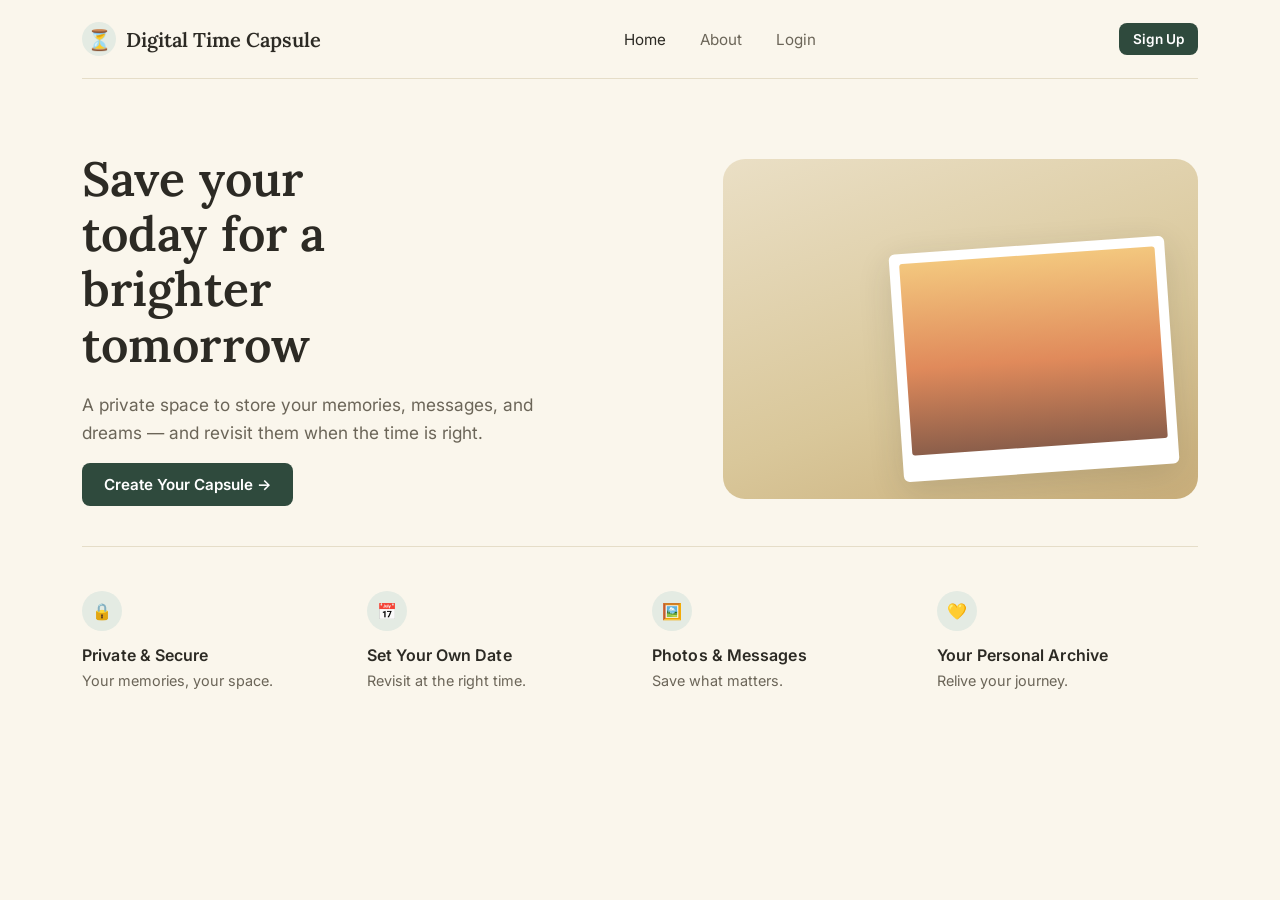
<file: Index.html>
<!DOCTYPE html>
<html lang="en">
<head>
<meta charset="UTF-8">
<meta name="viewport" content="width=device-width, initial-scale=1.0">
<title>Digital Time Capsule — Save your today for a brighter tomorrow</title>
<link rel="preconnect" href="https://fonts.googleapis.com">
<link href="https://fonts.googleapis.com/css2?family=Lora:wght@500;600;700&family=Inter:wght@400;500;600;700&display=swap" rel="stylesheet">
<link rel="stylesheet" href="style.css">
</head>
<body>

<div class="container" id="home-hero">
  <header class="top-nav">
    <a href="index.html" class="brand">
      <span class="brand-mark">⏳</span> Digital Time Capsule
    </a>
    <nav>
      <a href="index.html" class="active">Home</a>
      <a href="#about">About</a>
      <a href="login.html" data-nav-login>Login</a>
    </nav>
    <div class="cta">
      <a href="signup.html" class="btn btn-primary btn-sm" data-nav-signup>Sign Up</a>
    </div>
  </header>

  <section class="hero">
    <div>
      <h1>Save your today for a brighter tomorrow</h1>
      <p class="lede">A private space to store your memories, messages, and dreams — and revisit them when the time is right.</p>
      <a href="signup.html" class="btn btn-primary" data-cta-create>Create Your Capsule →</a>
    </div>
    <div class="hero-art">
      <div class="polaroid">
        <div class="frame"></div>
      </div>
    </div>
  </section>

  <section class="feature-row" id="about">
    <div class="feature">
      <div class="icon">🔒</div>
      <h4>Private &amp; Secure</h4>
      <p>Your memories, your space.</p>
    </div>
    <div class="feature">
      <div class="icon">📅</div>
      <h4>Set Your Own Date</h4>
      <p>Revisit at the right time.</p>
    </div>
    <div class="feature">
      <div class="icon">🖼️</div>
      <h4>Photos &amp; Messages</h4>
      <p>Save what matters.</p>
    </div>
    <div class="feature">
      <div class="icon">💛</div>
      <h4>Your Personal Archive</h4>
      <p>Relive your journey.</p>
    </div>
  </section>
</div>

<script src="script.js"></script>
</body>
</html>
</file>
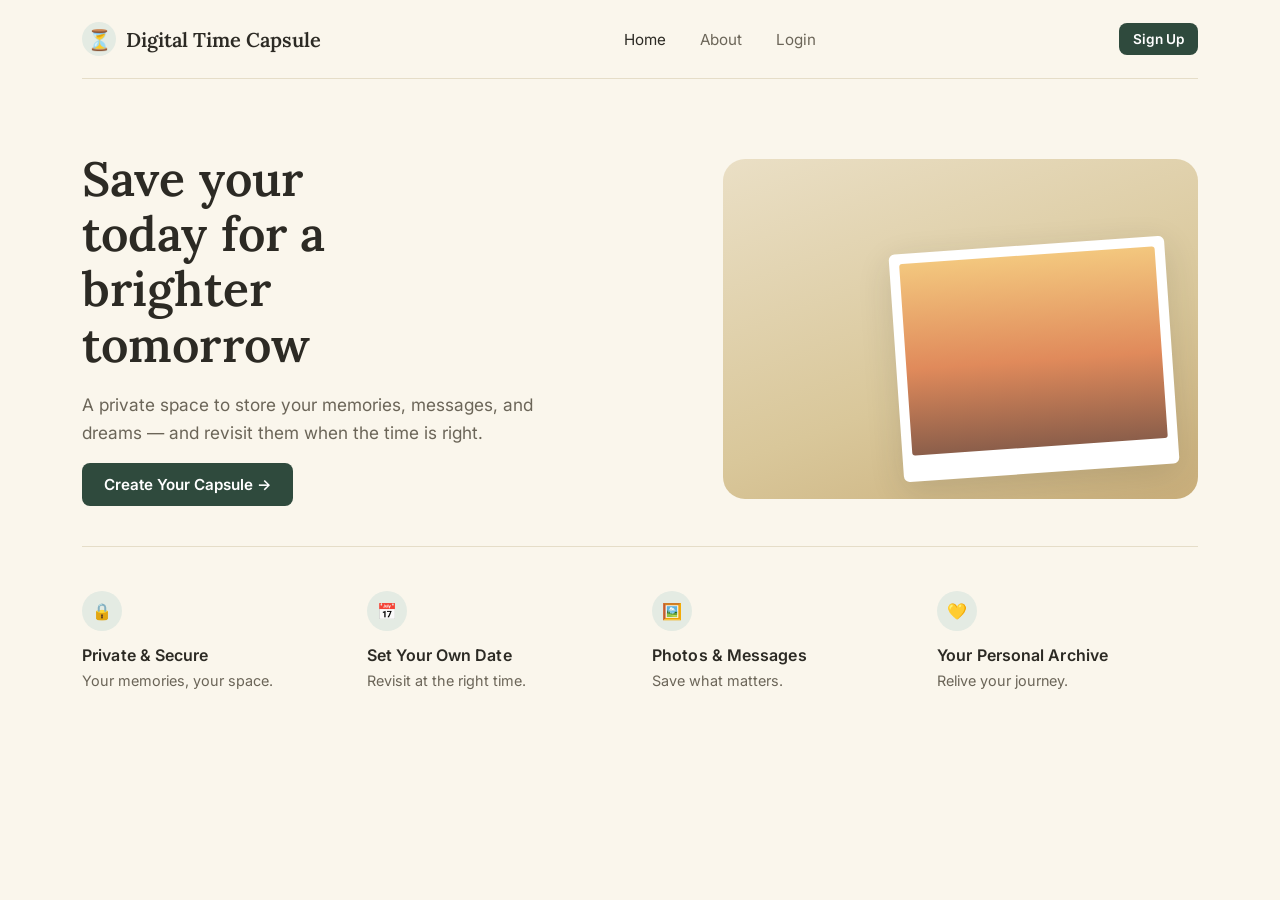
<file: index.html>
<!DOCTYPE html>
<html lang="en">
<head>
<meta charset="UTF-8">
<meta name="viewport" content="width=device-width, initial-scale=1.0">
<title>Digital Time Capsule</title>
<link rel="preconnect" href="https://fonts.googleapis.com">
<link href="https://fonts.googleapis.com/css2?family=Lora:wght@500;600;700&family=Inter:wght@400;500;600;700&display=swap" rel="stylesheet">
<style>
:root {
  --cream: #FAF6EC; --cream-deep: #F1EADA; --paper: #FFFFFF; --ink: #2C2A24; --ink-soft: #6B6558; --line: #E5DDC8;
  --green: #2F4A3D; --green-deep: #223A2F; --green-soft: #E4EBE3;
  --mood-hopeful: #C98A3E; --mood-hopeful-bg: #FBEEDC;
  --mood-grateful: #3F7D5C; --mood-grateful-bg: #E3F0E7;
  --mood-excited: #B3563F; --mood-excited-bg: #F7E4DD;
  --mood-peaceful: #7A5FA0; --mood-peaceful-bg: #EEE7F7;
  --locked-bg: #E9E2F2; --locked-fg: #5B4C82;
  --ready-bg: #FBE4D8; --ready-fg: #B3562F;
  --opened-bg: #DDEEE0; --opened-fg: #2E7D46;
  --radius-s: 8px; --radius-m: 14px; --radius-l: 22px;
  --shadow: 0 4px 18px rgba(44,42,36,0.07); --shadow-deep: 0 10px 34px rgba(44,42,36,0.14);
  --serif: "Lora", Georgia, serif; --sans: "Inter", -apple-system, BlinkMacSystemFont, "Segoe UI", sans-serif;
}
body.dark {
  --cream: #1B2320; --cream-deep: #141A17; --paper: #212B26; --ink: #EFEAE0; --ink-soft: #A9A398; --line: #33403A;
  --green: #6FAE8C; --green-deep: #4C8067; --green-soft: #263630;
  --mood-hopeful-bg: #3A2F20; --mood-grateful-bg: #1F3428; --mood-excited-bg: #3A2620; --mood-peaceful-bg: #2A2338;
  --locked-bg: #2B2438; --ready-bg: #3A2A20; --opened-bg: #1F3428;
  --shadow: 0 4px 18px rgba(0,0,0,0.35); --shadow-deep: 0 10px 34px rgba(0,0,0,0.5);
}
* { box-sizing: border-box; }
html { scroll-behavior: smooth; }
body { margin:0; font-family: var(--sans); background: var(--cream); color: var(--ink); -webkit-font-smoothing: antialiased; transition: background .3s ease, color .3s ease; }
h1,h2,h3,h4 { font-family: var(--serif); font-weight:600; color: var(--ink); margin:0 0 .4em; letter-spacing:.1px; }
p { line-height:1.6; color: var(--ink-soft); margin:0 0 1em; }
a { color: inherit; text-decoration: none; }
img { max-width:100%; display:block; }
button { font-family: var(--sans); cursor: pointer; }
:focus-visible { outline:2px solid var(--green); outline-offset:2px; }
.container { max-width:1180px; margin:0 auto; padding:0 32px; }

.btn { display:inline-flex; align-items:center; justify-content:center; gap:8px; border:none; border-radius:var(--radius-s); padding:12px 22px; font-size:.95rem; font-weight:600; cursor:pointer; transition:transform .15s ease, box-shadow .15s ease, background .15s ease; }
.btn-primary { background: var(--green); color:#fff; }
.btn-primary:hover { background: var(--green-deep); box-shadow: var(--shadow); }
.btn-outline { background:transparent; color: var(--green); border:1.5px solid var(--green); }
.btn-outline:hover { background: var(--green-soft); }
.btn-ghost { background:transparent; color: var(--ink-soft); }
.btn-ghost:hover { color: var(--ink); }
.btn-block { width:100%; }
.btn-sm { padding:8px 14px; font-size:.85rem; }
.btn-danger { background:transparent; color:#B3562F; border:1.5px solid #E7C7B4; }
.btn-danger:hover { background: var(--mood-excited-bg); }

.top-nav { display:flex; align-items:center; justify-content:space-between; padding:22px 0; border-bottom:1px solid var(--line); }
.brand { display:flex; align-items:center; gap:10px; font-family:var(--serif); font-size:1.25rem; font-weight:600; }
.brand-mark { width:34px; height:34px; border-radius:50%; background:var(--green-soft); display:flex; align-items:center; justify-content:center; color:var(--green); }
.top-nav nav { display:flex; align-items:center; gap:34px; }
.top-nav nav a { color: var(--ink-soft); font-size:.95rem; }
.top-nav nav a.active, .top-nav nav a:hover { color: var(--ink); }
.top-nav .cta { display:flex; align-items:center; gap:14px; }

.hero { display:grid; grid-template-columns:1.1fr .9fr; gap:60px; align-items:center; padding:72px 0 40px; }
.hero h1 { font-size:3rem; line-height:1.15; max-width:11ch; }
.hero p.lede { font-size:1.08rem; max-width:46ch; }
.hero-art { position:relative; background:linear-gradient(160deg,#EADFC5,#D9C79A 60%,#C9AE7A); border-radius:var(--radius-l); min-height:340px; overflow:hidden; }
.hero-art .polaroid { position:absolute; bottom:26px; right:26px; width:58%; background:#fff; border-radius:6px; padding:10px 10px 26px; box-shadow:var(--shadow-deep); transform:rotate(-4deg); }
.hero-art .polaroid .frame { aspect-ratio:4/3; border-radius:3px; background:linear-gradient(180deg,#F3C77E,#E08A5B 55%,#8B5E4A); }

.feature-row { display:grid; grid-template-columns:repeat(4,1fr); gap:24px; padding:44px 0 72px; border-top:1px solid var(--line); }
.feature-row .feature { text-align:left; }
.feature-row .feature .icon { width:40px; height:40px; border-radius:50%; background:var(--green-soft); color:var(--green); display:flex; align-items:center; justify-content:center; margin-bottom:14px; }
.feature-row .feature h4 { font-family:var(--sans); font-size:1rem; margin-bottom:4px; }
.feature-row .feature p { font-size:.9rem; margin:0; }

.auth-wrap { min-height:100vh; display:flex; align-items:center; justify-content:center; padding:40px 20px; }
.auth-card { width:100%; max-width:420px; background:var(--paper); border-radius:var(--radius-l); box-shadow:var(--shadow-deep); padding:40px 38px 34px; }
.auth-card .brand { justify-content:center; margin-bottom:18px; }
.auth-card h1 { text-align:center; font-size:1.5rem; }
.auth-card .sub { text-align:center; font-size:.92rem; margin-bottom:26px; }
.field { margin-bottom:16px; }
.field label { display:block; font-size:.85rem; font-weight:600; margin-bottom:6px; color:var(--ink); }
.field .input-wrap { position:relative; }
.field input, .field textarea, .field select { width:100%; padding:11px 14px; border-radius:var(--radius-s); border:1.5px solid var(--line); background:var(--cream); font-family:var(--sans); font-size:.94rem; color:var(--ink); }
.field input:focus, .field textarea:focus, .field select:focus { border-color:var(--green); outline:none; background:var(--paper); }
.field .toggle-eye { position:absolute; right:12px; top:50%; transform:translateY(-50%); background:none; border:none; color:var(--ink-soft); font-size:.85rem; }
.row-between { display:flex; align-items:center; justify-content:space-between; font-size:.85rem; margin-bottom:18px; }
.row-between label { display:flex; align-items:center; gap:6px; color:var(--ink-soft); font-weight:400; }
.auth-foot { text-align:center; font-size:.88rem; margin-top:20px; color:var(--ink-soft); }
.auth-foot a { color:var(--green); font-weight:600; }
.form-error { display:none; background:var(--mood-excited-bg); color:#B3562F; border-radius:var(--radius-s); padding:10px 14px; font-size:.85rem; margin-bottom:14px; }

.app-shell { display:none; min-height:100vh; }
.sidebar { width:232px; flex-shrink:0; background:var(--paper); border-right:1px solid var(--line); padding:22px 18px; display:flex; flex-direction:column; position:sticky; top:0; height:100vh; }
.sidebar .brand { padding:6px 6px 26px; font-size:1.1rem; }
.sidebar nav { display:flex; flex-direction:column; gap:4px; flex:1; }
.sidebar nav a { display:flex; align-items:center; gap:12px; padding:10px 12px; border-radius:var(--radius-s); color:var(--ink-soft); font-size:.92rem; font-weight:500; }
.sidebar nav a .ico { width:18px; text-align:center; }
.sidebar nav a:hover { background:var(--cream-deep); color:var(--ink); }
.sidebar nav a.active { background:var(--green); color:#fff; }
.sidebar .logout { display:flex; align-items:center; gap:10px; padding:10px 12px; color:var(--ink-soft); font-size:.9rem; border-top:1px solid var(--line); margin-top:12px; padding-top:18px; }

.app-main { flex:1; min-width:0; }
.app-topbar { display:flex; align-items:center; justify-content:space-between; padding:18px 34px; border-bottom:1px solid var(--line); background:var(--paper); position:sticky; top:0; z-index:5; }
.app-topbar .search { display:flex; align-items:center; gap:10px; background:var(--cream); border:1px solid var(--line); border-radius:999px; padding:8px 16px; width:320px; color:var(--ink-soft); font-size:.88rem; }
.app-topbar .actions { display:flex; align-items:center; gap:18px; }
.icon-btn { width:36px; height:36px; border-radius:50%; border:1px solid var(--line); background:var(--paper); display:flex; align-items:center; justify-content:center; color:var(--ink-soft); font-size:.95rem; }
.avatar { width:34px; height:34px; border-radius:50%; background:var(--green-soft); color:var(--green); display:flex; align-items:center; justify-content:center; font-weight:600; font-size:.85rem; }
.user-chip { display:flex; align-items:center; gap:8px; font-size:.9rem; font-weight:600; }
.app-content { display:none; padding:30px 34px 60px; max-width:1080px; }

.stat-row { display:grid; grid-template-columns:repeat(3,1fr); gap:18px; margin:24px 0 32px; }
.stat-card { background:var(--paper); border:1px solid var(--line); border-radius:var(--radius-m); padding:20px; display:flex; align-items:center; gap:14px; }
.stat-card .stat-ico { width:42px; height:42px; border-radius:50%; display:flex; align-items:center; justify-content:center; font-size:1.05rem; }
.stat-card.locked .stat-ico { background:var(--locked-bg); color:var(--locked-fg); }
.stat-card.ready .stat-ico { background:var(--ready-bg); color:var(--ready-fg); }
.stat-card.opened .stat-ico { background:var(--opened-bg); color:var(--opened-fg); }
.stat-card .num { font-family:var(--serif); font-size:1.6rem; font-weight:600; line-height:1; }
.stat-card .label { font-size:.85rem; color:var(--ink-soft); }

.section-head { display:flex; align-items:baseline; justify-content:space-between; margin-bottom:14px; }
.section-head h3 { font-size:1.1rem; }
.section-head a { font-size:.85rem; color:var(--green); font-weight:600; }

.capsule-list { display:flex; flex-direction:column; gap:10px; }
.capsule-row { display:flex; align-items:center; gap:16px; background:var(--paper); border:1px solid var(--line); border-radius:var(--radius-m); padding:12px 16px; transition:box-shadow .15s ease, transform .15s ease; }
.capsule-row:hover { box-shadow:var(--shadow); transform:translateY(-1px); }
.capsule-row .thumb { width:52px; height:52px; border-radius:10px; background:linear-gradient(160deg,#F3C77E,#C9714E); flex-shrink:0; background-size:cover; background-position:center; }
.capsule-row .meta { flex:1; min-width:0; }
.capsule-row .meta .title { font-weight:600; font-size:.95rem; margin-bottom:3px; }
.capsule-row .meta .sub { font-size:.8rem; color:var(--ink-soft); display:flex; align-items:center; gap:6px; }

.badge { display:inline-flex; align-items:center; gap:5px; font-size:.72rem; font-weight:700; padding:4px 10px; border-radius:999px; }
.badge.locked { background:var(--locked-bg); color:var(--locked-fg); }
.badge.ready { background:var(--ready-bg); color:var(--ready-fg); }
.badge.opened { background:var(--opened-bg); color:var(--opened-fg); }

.mood-tag { display:inline-flex; align-items:center; gap:5px; font-size:.76rem; font-weight:600; padding:3px 9px; border-radius:999px; }
.mood-tag.hopeful { background:var(--mood-hopeful-bg); color:var(--mood-hopeful); }
.mood-tag.grateful { background:var(--mood-grateful-bg); color:var(--mood-grateful); }
.mood-tag.excited { background:var(--mood-excited-bg); color:var(--mood-excited); }
.mood-tag.peaceful { background:var(--mood-peaceful-bg); color:var(--mood-peaceful); }
.mood-tag .dot { width:6px; height:6px; border-radius:50%; background:currentColor; }

.form-card { background:var(--paper); border:1px solid var(--line); border-radius:var(--radius-l); padding:32px 36px; max-width:640px; }
.char-count { font-size:.78rem; color:var(--ink-soft); text-align:right; margin-top:-10px; margin-bottom:14px; }
.dropzone { border:1.5px dashed var(--line); border-radius:var(--radius-m); padding:28px; text-align:center; color:var(--ink-soft); font-size:.88rem; background:var(--cream); margin-bottom:18px; cursor:pointer; transition:border-color .15s ease; }
.dropzone:hover { border-color: var(--green); }
.dropzone .dz-ico { font-size:1.4rem; margin-bottom:8px; color:var(--green); }
.two-col { display:grid; grid-template-columns:1fr 1fr; gap:14px; }
.form-actions { display:flex; gap:12px; justify-content:flex-end; margin-top:8px; }

.capsule-detail-card { background:var(--paper); border-radius:var(--radius-l); overflow:hidden; max-width:620px; box-shadow:var(--shadow); }
.capsule-hero-img { height:190px; background:linear-gradient(160deg,#F3C77E 0%,#E08A5B 55%,#8B5E4A 100%); background-size:cover; background-position:center; }
.capsule-detail-body { padding:26px 30px 32px; }
.capsule-detail-body .dates { display:flex; gap:28px; margin:14px 0 22px; font-size:.85rem; color:var(--ink-soft); }
.capsule-detail-body .dates strong { display:block; color:var(--ink); font-weight:600; font-size:.9rem; }
.lock-panel { text-align:center; padding:30px 10px 10px; }
.lock-panel .lock-ico { width:64px; height:64px; border-radius:50%; background:var(--green-soft); color:var(--green); display:flex; align-items:center; justify-content:center; font-size:1.5rem; margin:0 auto 18px; }
.countdown { display:flex; justify-content:center; gap:22px; margin:22px 0 26px; }
.countdown .unit { text-align:center; }
.countdown .unit .n { font-family:var(--serif); font-size:2rem; font-weight:600; }
.countdown .unit .u { font-size:.75rem; color:var(--ink-soft); text-transform:lowercase; }
.notice-row { display:flex; align-items:center; justify-content:center; gap:8px; font-size:.85rem; color:var(--ink-soft); }

.letter-wrap { display:grid; grid-template-columns:260px 1fr; gap:30px; max-width:780px; }
.polaroid-card { background:#fff; border-radius:8px; padding:12px 12px 34px; box-shadow:var(--shadow-deep); transform:rotate(-3deg); height:fit-content; }
.polaroid-card .frame { aspect-ratio:4/3; border-radius:4px; background:linear-gradient(160deg,#F3C77E,#E08A5B 55%,#8B5E4A); background-size:cover; background-position:center; }
.letter-body { background:var(--paper); border-radius:var(--radius-l); padding:30px 32px; box-shadow:var(--shadow); }
.letter-body .letter-text { font-family:var(--serif); font-size:1.02rem; line-height:1.9; color:var(--ink); }
.letter-actions { display:flex; gap:10px; margin-top:22px; }

.archive-filters { display:flex; align-items:center; gap:10px; margin-bottom:22px; flex-wrap:wrap; }
.pill { padding:8px 16px; border-radius:999px; border:1px solid var(--line); background:var(--paper); font-size:.85rem; font-weight:600; color:var(--ink-soft); }
.pill.active { background:var(--green); color:#fff; border-color:var(--green); }
.select-pill { padding:8px 14px; border-radius:999px; border:1px solid var(--line); background:var(--paper); font-size:.85rem; color:var(--ink); }
.archive-search { margin-left:auto; display:flex; align-items:center; gap:8px; background:var(--paper); border:1px solid var(--line); border-radius:999px; padding:8px 16px; font-size:.85rem; color:var(--ink-soft); min-width:220px; }
.archive-search input { border:none; background:none; outline:none; font-size:.85rem; width:100%; color:var(--ink); }

.profile-grid { display:grid; grid-template-columns:1fr 1fr; gap:24px; max-width:900px; }
.panel { background:var(--paper); border:1px solid var(--line); border-radius:var(--radius-l); padding:26px 28px; }
.panel h3 { font-size:1.02rem; margin-bottom:18px; }
.profile-avatar-row { display:flex; align-items:center; gap:16px; margin-bottom:22px; }
.profile-avatar-row .avatar { width:58px; height:58px; font-size:1.2rem; }
.settings-row { display:flex; align-items:center; justify-content:space-between; padding:12px 0; border-bottom:1px solid var(--line); }
.settings-row:last-child { border-bottom:none; }
.settings-row .txt strong { display:block; font-size:.92rem; }
.settings-row .txt span { font-size:.8rem; color:var(--ink-soft); }

.switch { position:relative; width:42px; height:24px; }
.switch input { opacity:0; width:0; height:0; }
.switch .track { position:absolute; inset:0; background:var(--line); border-radius:999px; transition:background .2s ease; cursor:pointer; }
.switch .track::before { content:""; position:absolute; width:18px; height:18px; left:3px; top:3px; background:#fff; border-radius:50%; transition:transform .2s ease; }
.switch input:checked + .track { background:var(--green); }
.switch input:checked + .track::before { transform:translateX(18px); }

.empty-state { text-align:center; padding:60px 20px; color:var(--ink-soft); border:1.5px dashed var(--line); border-radius:var(--radius-l); }
.empty-state .e-ico { font-size:1.8rem; margin-bottom:12px; color:var(--green); }

.mobile-topbar { display:none; }

@media (max-width:900px) {
  .hero { grid-template-columns:1fr; padding-top:40px; }
  .hero h1 { font-size:2.3rem; max-width:none; }
  .feature-row { grid-template-columns:repeat(2,1fr); }
  .top-nav nav { display:none; }
  .letter-wrap { grid-template-columns:1fr; }
  .polaroid-card { transform:none; max-width:220px; }
  .profile-grid { grid-template-columns:1fr; }
  .app-shell { flex-direction:column; }
  .sidebar { position:fixed; left:-260px; top:0; height:100vh; z-index:50; transition:left .25s ease; box-shadow:var(--shadow-deep); }
  .sidebar.open { left:0; }
  .mobile-topbar { display:flex; align-items:center; justify-content:space-between; padding:16px 20px; background:var(--paper); border-bottom:1px solid var(--line); position:sticky; top:0; z-index:20; }
  .app-topbar { display:none; }
  .app-content { padding:22px 18px 50px; }
  .stat-row { grid-template-columns:1fr; }
  .two-col { grid-template-columns:1fr; }
  .form-card { padding:22px; }
  .archive-search { margin-left:0; width:100%; }
  .sidebar-overlay { display:none; position:fixed; inset:0; background:rgba(0,0,0,.35); z-index:40; }
  .sidebar-overlay.show { display:block; }
}

/* SPA page visibility defaults */
.page { display:none; }
#page-home { display:block; }
#content-dashboard { display:block; }
</style>
</head>
<body>

<!-- ======================= PUBLIC PAGE: HOME ======================= -->
<div class="page" id="page-home">
  <div class="container">
    <header class="top-nav">
      <a href="#/home" class="brand"><span class="brand-mark">⏳</span> Digital Time Capsule</a>
      <nav>
        <a href="#/home" class="active">Home</a>
        <a href="#about-section">About</a>
        <a href="#/login" id="home-login-link">Login</a>
      </nav>
      <div class="cta">
        <a href="#/signup" class="btn btn-primary btn-sm" id="home-signup-link">Sign Up</a>
      </div>
    </header>

    <section class="hero">
      <div>
        <h1>Save your today for a brighter tomorrow</h1>
        <p class="lede">A private space to store your memories, messages, and dreams — and revisit them when the time is right.</p>
        <a href="#/signup" class="btn btn-primary" id="home-cta-link">Create Your Capsule →</a>
      </div>
      <div class="hero-art"><div class="polaroid"><div class="frame"></div></div></div>
    </section>

    <section class="feature-row" id="about-section">
      <div class="feature"><div class="icon">🔒</div><h4>Private &amp; Secure</h4><p>Your memories, your space.</p></div>
      <div class="feature"><div class="icon">📅</div><h4>Set Your Own Date</h4><p>Revisit at the right time.</p></div>
      <div class="feature"><div class="icon">🖼️</div><h4>Photos &amp; Messages</h4><p>Save what matters.</p></div>
      <div class="feature"><div class="icon">💛</div><h4>Your Personal Archive</h4><p>Relive your journey.</p></div>
    </section>
  </div>
</div>

<!-- ======================= PUBLIC PAGE: SIGN UP ======================= -->
<div class="page" id="page-signup">
  <div class="auth-wrap">
    <div class="auth-card">
      <div class="brand"><span class="brand-mark">⏳</span> Digital Time Capsule</div>
      <h1>Create your account</h1>
      <p class="sub">Start saving your memories for the future.</p>
      <div class="form-error" id="signup-error"></div>
      <form id="signup-form" novalidate>
        <div class="field"><label for="su-name">Full Name</label><input id="su-name" type="text" placeholder="Enter your name" required></div>
        <div class="field"><label for="su-email">Email Address</label><input id="su-email" type="email" placeholder="Enter your email" required></div>
        <div class="field">
          <label for="su-pass">Password</label>
          <div class="input-wrap">
            <input id="su-pass" type="password" placeholder="Create a password (min 4 characters)" required minlength="4">
            <button type="button" class="toggle-eye" data-toggle-pass="#su-pass">Show</button>
          </div>
        </div>
        <button type="submit" class="btn btn-primary btn-block">Sign Up</button>
      </form>
      <p class="auth-foot">Already have an account? <a href="#/login">Login</a></p>
    </div>
  </div>
</div>

<!-- ======================= PUBLIC PAGE: LOGIN ======================= -->
<div class="page" id="page-login">
  <div class="auth-wrap">
    <div class="auth-card">
      <div class="brand"><span class="brand-mark">⏳</span> Digital Time Capsule</div>
      <h1>Welcome Back!</h1>
      <p class="sub">Log in to continue to your time capsule.</p>
      <div class="form-error" id="login-error"></div>
      <form id="login-form" novalidate>
        <div class="field"><label for="li-email">Email Address</label><input id="li-email" type="email" placeholder="Enter your email" required></div>
        <div class="field">
          <label for="li-pass">Password</label>
          <div class="input-wrap">
            <input id="li-pass" type="password" placeholder="Enter your password" required>
            <button type="button" class="toggle-eye" data-toggle-pass="#li-pass">Show</button>
          </div>
        </div>
        <div class="row-between"><label><input type="checkbox"> Remember me</label><a href="#">Forgot password?</a></div>
        <button type="submit" class="btn btn-primary btn-block">Login</button>
      </form>
      <p class="auth-foot">Don't have an account? <a href="#/signup">Sign Up</a></p>
      <p class="auth-foot" style="font-size:.78rem;">Demo tip: sign up first — accounts are stored in this browser only.</p>
    </div>
  </div>
</div>

<!-- ======================= AUTHENTICATED APP SHELL ======================= -->
<div class="sidebar-overlay" id="sidebar-overlay"></div>
<div class="app-shell" id="app-shell">

  <aside class="sidebar" id="sidebar">
    <div class="brand"><span class="brand-mark">⏳</span> Digital Time Capsule</div>
    <nav>
      <a href="#/dashboard" data-nav="dashboard"><span class="ico">🏠</span> Home</a>
      <a href="#/create-capsule" data-nav="create-capsule"><span class="ico">➕</span> Create Capsule</a>
      <a href="#/my-capsules" data-nav="my-capsules"><span class="ico">📦</span> My Capsules</a>
      <a href="#/archive" data-nav="archive"><span class="ico">🗂️</span> Archive</a>
      <a href="#/profile" data-nav="profile"><span class="ico">⚙️</span> Profile &amp; Settings</a>
    </nav>
    <a href="#/login" class="logout" data-logout><span class="ico">↩</span> Log Out</a>
  </aside>

  <div class="mobile-topbar">
    <button class="icon-btn" id="mobile-menu-btn" aria-label="Open menu">☰</button>
    <div class="brand" style="font-size:1rem;"><span class="brand-mark">⏳</span> Digital Time Capsule</div>
    <span class="avatar" data-user-avatar>—</span>
  </div>

  <main class="app-main">
    <div class="app-topbar">
      <a href="#/my-capsules" class="search" style="cursor:pointer;">🔍 Search your capsules…</a>
      <div class="actions">
        <a href="#/profile" class="icon-btn" title="Profile & Settings">⚙️</a>
        <div class="user-chip"><span class="avatar" data-user-avatar>—</span> <span data-user-name>—</span></div>
      </div>
    </div>

    <!-- ---------- DASHBOARD ---------- -->
    <div class="app-content" id="content-dashboard">
      <h2>Hello, <span data-user-name>there</span>!</h2>
      <p>Here are your time capsules.</p>
      <div class="stat-row">
        <div class="stat-card locked"><div class="stat-ico">🔒</div><div><div class="num" data-stat="locked">0</div><div class="label">Locked</div></div></div>
        <div class="stat-card ready"><div class="stat-ico">⏰</div><div><div class="num" data-stat="ready">0</div><div class="label">Ready to Open</div></div></div>
        <div class="stat-card opened"><div class="stat-ico">✅</div><div><div class="num" data-stat="opened">0</div><div class="label">Opened</div></div></div>
      </div>
      <div class="section-head"><h3>Recent Capsules</h3><a href="#/my-capsules">View all →</a></div>
      <div class="capsule-list" id="recent-capsules-list"></div>
      <div class="empty-state" id="recent-empty-state" style="display:none;">
        <div class="e-ico">⏳</div><h3>No capsules yet</h3><p>Write your first message to your future self.</p>
        <a href="#/create-capsule" class="btn btn-primary btn-sm">Create Your Capsule</a>
      </div>
    </div>

    <!-- ---------- MY CAPSULES ---------- -->
    <div class="app-content" id="content-my-capsules">
      <div class="section-head" style="margin-bottom:6px;">
        <h2 style="margin:0;">My Capsules</h2>
        <a href="#/create-capsule" class="btn btn-primary btn-sm">+ New Capsule</a>
      </div>
      <p>Locked and ready-to-open capsules, soonest unlock first.</p>
      <div class="capsule-list" id="my-capsules-list"></div>
      <div class="empty-state" id="my-capsules-empty" style="display:none;">
        <div class="e-ico">📦</div><h3>Nothing sealed yet</h3><p>Create a capsule and it will show up here until it's opened.</p>
        <a href="#/create-capsule" class="btn btn-primary btn-sm">Create Your Capsule</a>
      </div>
    </div>

    <!-- ---------- CREATE / EDIT CAPSULE ---------- -->
    <div class="app-content" id="content-create-capsule">
      <h2 id="cc-heading">Create a New Capsule</h2>
      <p>Write to your future self.</p>
      <form class="form-card" id="capsule-form" novalidate>
        <div class="field"><label for="cc-title">Title *</label><input id="cc-title" type="text" placeholder="e.g., A letter to my future self" required></div>
        <div class="field"><label for="cc-message">Message *</label><textarea id="cc-message" rows="6" maxlength="2000" placeholder="Write your message here…" required></textarea></div>
        <div class="char-count" id="cc-charcount">0/2000</div>
        <div class="field">
          <label for="cc-mood">Mood *</label>
          <select id="cc-mood" required>
            <option value="" disabled selected>Select a mood</option>
            <option>Hopeful</option><option>Grateful</option><option>Excited</option><option>Peaceful</option>
          </select>
        </div>
        <div class="field">
          <label>Add a photo (optional)</label>
          <div class="dropzone" id="cc-dropzone">
            <div class="dz-ico">⤴</div>
            <div id="cc-dz-label">Click to upload or drag and drop<br>JPG, PNG (max ~2MB)</div>
            <input type="file" id="cc-file-input" accept="image/*" hidden>
          </div>
        </div>
        <div class="field">
          <label>Unlock Date &amp; Time *</label>
          <div class="two-col"><input type="date" id="cc-date" required><input type="time" id="cc-time" required></div>
        </div>
        <div class="form-actions">
          <button type="button" class="btn btn-danger" id="cc-delete-btn" style="display:none; margin-right:auto;">Delete</button>
          <a href="#/my-capsules" class="btn btn-ghost">Cancel</a>
          <button type="submit" class="btn btn-primary" id="cc-submit-btn">Seal My Capsule</button>
        </div>
      </form>
    </div>

    <!-- ---------- CAPSULE DETAIL / COUNTDOWN ---------- -->
    <div class="app-content" id="content-capsule-detail">
      <div class="empty-state" id="cd-not-found" style="display:none;">
        <div class="e-ico">📦</div><h3>Capsule not found</h3><p>It may have been deleted.</p>
        <a href="#/my-capsules" class="btn btn-primary btn-sm">Back to My Capsules</a>
      </div>
      <div class="capsule-detail-card" id="cd-card-wrap" style="display:none;">
        <div class="capsule-hero-img" id="cd-hero"></div>
        <div class="capsule-detail-body">
          <h2 id="cd-title">—</h2>
          <span class="mood-tag" id="cd-mood-tag"></span>
          <div class="dates">
            <div>Created on <strong id="cd-created">—</strong></div>
            <div>Unlocks on <strong id="cd-unlock">—</strong></div>
          </div>

          <div class="lock-panel" id="cd-locked-panel">
            <div class="lock-ico">🔒</div>
            <h3>This memory is safely sealed.</h3>
            <p>We can't revisit this until it's time to unlock.</p>
            <div class="countdown" id="cd-countdown">
              <div class="unit"><div class="n" id="cd-days">—</div><div class="u">days</div></div>
              <div class="unit"><div class="n" id="cd-hours">—</div><div class="u">hours</div></div>
              <div class="unit"><div class="n" id="cd-minutes">—</div><div class="u">minutes</div></div>
              <div class="unit"><div class="n" id="cd-seconds">—</div><div class="u">seconds</div></div>
            </div>
            <div class="notice-row">🔔 You'll receive an email notification when it's ready</div>
          </div>

          <div class="lock-panel" id="cd-ready-panel" style="display:none;">
            <div class="lock-ico">🔓</div>
            <h3>It's time — this memory is ready.</h3>
            <p>Your future self is waiting.</p>
            <a href="#" id="cd-open-link" class="btn btn-primary" style="margin-top:10px;">Open Capsule</a>
          </div>

          <div class="form-actions" style="margin-top:26px;">
            <button type="button" class="btn btn-danger btn-sm" id="cd-delete-btn">Delete</button>
            <a href="#" id="cd-edit-link" class="btn btn-outline btn-sm">Edit Capsule</a>
          </div>
        </div>
      </div>
    </div>

    <!-- ---------- OPENED CAPSULE (LETTER) ---------- -->
    <div class="app-content" id="content-opened-capsule">
      <div class="empty-state" id="oc-not-found" style="display:none;">
        <div class="e-ico">📦</div><h3>Capsule not found</h3>
        <a href="#/archive" class="btn btn-primary btn-sm">Go to Archive</a>
      </div>
      <div class="letter-wrap" id="oc-card-wrap" style="display:none;">
        <div class="polaroid-card"><div class="frame" id="oc-frame"></div></div>
        <div class="letter-body">
          <h2 id="oc-title">—</h2>
          <span class="mood-tag" id="oc-mood-tag"></span>
          <p style="margin-top:14px; font-size:.85rem;">Opened on <strong id="oc-date">—</strong></p>
          <p class="letter-text" id="oc-text">—</p>
          <div class="letter-actions">
            <a href="#/archive" class="btn btn-primary btn-sm">View in Archive</a>
            <button type="button" class="btn btn-outline btn-sm" id="oc-share-btn">Share</button>
          </div>
        </div>
      </div>
    </div>

    <!-- ---------- ARCHIVE ---------- -->
    <div class="app-content" id="content-archive">
      <h2>My Archive</h2>
      <p>All your opened capsules, saved forever.</p>
      <div class="archive-filters">
        <button class="pill active" data-mood="All">All</button>
        <button class="pill" data-mood="Hopeful">Hopeful</button>
        <button class="pill" data-mood="Grateful">Grateful</button>
        <button class="pill" data-mood="Excited">Excited</button>
        <button class="pill" data-mood="Peaceful">Peaceful</button>
        <select class="select-pill" id="archive-year-filter"><option value="All">Year</option></select>
        <div class="archive-search">🔍 <input type="text" id="archive-search-input" placeholder="Search capsules..."></div>
      </div>
      <div class="capsule-list" id="archive-list"></div>
      <div class="empty-state" id="archive-empty" style="display:none;">
        <div class="e-ico">🗂️</div><h3>No memories here yet</h3><p>Opened capsules will appear in your archive automatically.</p>
        <a href="#/my-capsules" class="btn btn-primary btn-sm">See My Capsules</a>
      </div>
    </div>

    <!-- ---------- PROFILE & SETTINGS ---------- -->
    <div class="app-content" id="content-profile">
      <h2>Profile &amp; Settings</h2>
      <div class="profile-grid">
        <form class="panel" id="profile-form">
          <div class="profile-avatar-row">
            <span class="avatar" data-user-avatar>—</span>
            <div><div style="font-weight:600;" data-user-name>—</div><span style="font-size:.82rem; color:var(--ink-soft);" data-user-email>—</span></div>
          </div>
          <div class="field"><label for="pr-name">Name</label><input id="pr-name" type="text"></div>
          <div class="field"><label for="pr-email">Email</label><input id="pr-email" type="email"></div>
          <div class="field"><label>Password</label><button type="button" class="btn btn-outline btn-sm" id="pr-change-pass" style="width:100%;">Change Password</button></div>
          <button type="submit" class="btn btn-primary btn-block">Save Changes</button>
        </form>
        <div class="panel">
          <h3>Preferences</h3>
          <div class="settings-row"><div class="txt"><strong>Dark Mode</strong></div><label class="switch"><input type="checkbox" id="pref-dark-toggle"><span class="track"></span></label></div>
          <div class="settings-row"><div class="txt"><strong>Email Notifications</strong><span>Get notified when your capsule is ready to open.</span></div><label class="switch"><input type="checkbox" id="pref-email-notif"><span class="track"></span></label></div>
          <div class="settings-row"><div class="txt"><strong>Default Mood</strong></div>
            <select class="select-pill" id="pref-default-mood">
              <option value="">None</option><option>Hopeful</option><option>Grateful</option><option>Excited</option><option>Peaceful</option>
            </select>
          </div>
          <h3 style="margin-top:26px;">Privacy</h3>
          <div class="settings-row"><div class="txt"><strong>Account Type</strong></div><select class="select-pill" disabled><option>Standard User</option></select></div>
        </div>
      </div>
    </div>

  </main>
</div>

<script>
/* =========================================================================
   Digital Time Capsule — Single-file SPA
   Client-side demo backend using localStorage + hash-based routing.
   ========================================================================= */

/* ---------------------------- Storage layer ---------------------------- */
const DB = {
  usersKey: 'dtc_users', sessionKey: 'dtc_session', capsulesKey: 'dtc_capsules',
  prefsKeyFor(userId) { return `dtc_prefs_${userId}`; },
  getUsers() { return JSON.parse(localStorage.getItem(this.usersKey) || '[]'); },
  saveUsers(users) { localStorage.setItem(this.usersKey, JSON.stringify(users)); },
  getSession() { try { return JSON.parse(localStorage.getItem(this.sessionKey)); } catch { return null; } },
  setSession(userId) { localStorage.setItem(this.sessionKey, JSON.stringify({ userId })); },
  clearSession() { localStorage.removeItem(this.sessionKey); },
  getCapsules() { return JSON.parse(localStorage.getItem(this.capsulesKey) || '[]'); },
  saveCapsules(list) { localStorage.setItem(this.capsulesKey, JSON.stringify(list)); },
  getPrefs(userId) {
    const raw = localStorage.getItem(this.prefsKeyFor(userId));
    return raw ? JSON.parse(raw) : { darkMode: false, emailNotifications: true, defaultMood: '' };
  },
  savePrefs(userId, prefs) { localStorage.setItem(this.prefsKeyFor(userId), JSON.stringify(prefs)); }
};

/* ------------------------------- Auth ----------------------------------- */
const Auth = {
  currentUser() {
    const session = DB.getSession();
    if (!session) return null;
    return DB.getUsers().find(u => u.id === session.userId) || null;
  },
  signup(name, email, password) {
    const users = DB.getUsers();
    if (users.some(u => u.email.toLowerCase() === email.toLowerCase())) {
      throw new Error('An account with this email already exists. Try logging in instead.');
    }
    const user = { id: 'u_' + Date.now().toString(36), name, email, password };
    users.push(user); DB.saveUsers(users); DB.setSession(user.id);
    return user;
  },
  login(email, password) {
    const user = DB.getUsers().find(u => u.email.toLowerCase() === email.toLowerCase() && u.password === password);
    if (!user) throw new Error('Incorrect email or password.');
    DB.setSession(user.id);
    return user;
  },
  updateProfile(userId, updates) {
    const users = DB.getUsers();
    const idx = users.findIndex(u => u.id === userId);
    if (idx === -1) return null;
    users[idx] = { ...users[idx], ...updates };
    DB.saveUsers(users);
    return users[idx];
  },
  logout() {
    DB.clearSession();
    currentUser = null;
    AppState.createEditId = null;
    AppState.detailCapsuleId = null;
    AppState.openedCapsuleId = null;
    location.hash = '/login';
  }
};

/* ----------------------------- Capsules --------------------------------- */
const Capsules = {
  all(userId) { return DB.getCapsules().filter(c => c.userId === userId); },
  get(id) { return DB.getCapsules().find(c => c.id === id) || null; },
  create(userId, data) {
    const list = DB.getCapsules();
    const capsule = {
      id: 'c_' + Date.now().toString(36) + Math.random().toString(36).slice(2, 6),
      userId, title: data.title, message: data.message, mood: data.mood, image: data.image || null,
      createdAt: new Date().toISOString(), unlockAt: data.unlockAt, opened: false, openedAt: null
    };
    list.push(capsule); DB.saveCapsules(list);
    return capsule;
  },
  update(id, data) {
    const list = DB.getCapsules();
    const idx = list.findIndex(c => c.id === id);
    if (idx === -1) return null;
    list[idx] = { ...list[idx], ...data };
    DB.saveCapsules(list);
    return list[idx];
  },
  delete(id) { DB.saveCapsules(DB.getCapsules().filter(c => c.id !== id)); },
  markOpened(id) { return this.update(id, { opened: true, openedAt: new Date().toISOString() }); },
  status(capsule) {
    if (capsule.opened) return 'opened';
    return new Date(capsule.unlockAt).getTime() <= Date.now() ? 'ready' : 'locked';
  }
};

/* ------------------------------ Helpers ---------------------------------- */
function moodClass(mood) { return (mood || '').toLowerCase(); }
function initials(name) {
  if (!name) return '?';
  return name.trim().split(/\s+/).slice(0, 2).map(p => p[0].toUpperCase()).join('');
}
function formatDate(iso) {
  if (!iso) return '—';
  return new Date(iso).toLocaleDateString('en-GB', { day: '2-digit', month: 'short', year: 'numeric' });
}
function statusBadge(status) {
  if (status === 'locked') return '<span class="badge locked">Locked</span>';
  if (status === 'ready') return '<span class="badge ready">Ready to Open</span>';
  return '<span class="badge opened">Opened</span>';
}
function moodTagHtml(mood) {
  if (!mood) return '';
  return `<span class="mood-tag ${moodClass(mood)}"><span class="dot"></span>${escapeHtml(mood)}</span>`;
}
function setMoodTag(el, mood) {
  el.className = `mood-tag ${moodClass(mood)}`;
  el.innerHTML = `<span class="dot"></span>${escapeHtml(mood)}`;
}
function thumbStyle(capsule) {
  return capsule.image ? `background-image:url('${capsule.image}');background-size:cover;background-position:center;` : '';
}
function escapeHtml(str) {
  const div = document.createElement('div');
  div.textContent = str || '';
  return div.innerHTML;
}
function rowHtml(c) {
  const status = Capsules.status(c);
  const href = status === 'opened' ? `#/opened?id=${c.id}` : `#/capsule?id=${c.id}`;
  return `
    <a class="capsule-row" href="${href}">
      <div class="thumb" style="${thumbStyle(c)}"></div>
      <div class="meta">
        <div class="title">${escapeHtml(c.title)}</div>
        <div class="sub">${moodTagHtml(c.mood)} · ${formatDate(status === 'opened' ? c.openedAt : c.unlockAt)}</div>
      </div>
      ${statusBadge(status)}
    </a>`;
}

/* --------------------------- Global app state ----------------------------- */
let currentUser = null;
const AppState = { createEditId: null, detailCapsuleId: null, openedCapsuleId: null };
let archiveState = { mood: 'All', year: 'All', search: '' };

/* --------------------------- Dark mode -------------------------------------- */
function applyDarkModeFor(user) {
  const prefs = DB.getPrefs(user.id);
  document.body.classList.toggle('dark', !!prefs.darkMode);
}

/* --------------------------- User chip / nav -------------------------------- */
function fillUserChip(user) {
  document.querySelectorAll('[data-user-name]').forEach(el => { el.textContent = user.name; });
  document.querySelectorAll('[data-user-email]').forEach(el => { el.textContent = user.email; });
  document.querySelectorAll('[data-user-avatar]').forEach(el => { el.textContent = initials(user.name); });
}
function setActiveNav(navKey) {
  document.querySelectorAll('.sidebar nav a[data-nav]').forEach(a => {
    a.classList.toggle('active', a.getAttribute('data-nav') === navKey);
  });
}
function resetPasswordToggle(inputSelector) {
  const input = document.querySelector(inputSelector);
  if (!input) return;
  input.type = 'password';
  const btn = document.querySelector(`[data-toggle-pass="${inputSelector}"]`);
  if (btn) btn.textContent = 'Show';
}
function closeMobileSidebar() {
  document.getElementById('sidebar').classList.remove('open');
  document.getElementById('sidebar-overlay').classList.remove('show');
}

/* --------------------------- Dropzone (singleton) --------------------------- */
const Dropzone = (() => {
  const dz = document.getElementById('cc-dropzone');
  const input = document.getElementById('cc-file-input');
  const label = document.getElementById('cc-dz-label');
  let currentDataUrl = null;

  dz.addEventListener('click', () => input.click());
  dz.addEventListener('dragover', (e) => { e.preventDefault(); dz.style.borderColor = 'var(--green)'; });
  dz.addEventListener('dragleave', () => { dz.style.borderColor = ''; });
  dz.addEventListener('drop', (e) => {
    e.preventDefault(); dz.style.borderColor = '';
    if (e.dataTransfer.files[0]) readFile(e.dataTransfer.files[0]);
  });
  input.addEventListener('change', () => { if (input.files[0]) readFile(input.files[0]); });

  function readFile(file) {
    const reader = new FileReader();
    reader.onload = () => {
      currentDataUrl = reader.result;
      label.textContent = `Selected: ${file.name}`;
    };
    reader.readAsDataURL(file);
  }
  return {
    reset() { currentDataUrl = null; input.value = ''; label.innerHTML = 'Click to upload or drag and drop<br>JPG, PNG (max ~2MB)'; },
    getImage() { return currentDataUrl; },
    setImage(dataUrl) { currentDataUrl = dataUrl; if (dataUrl) label.textContent = 'Existing photo attached'; }
  };
})();

/* --------------------------- Countdown ticker (single instance) ------------- */
function tickCapsuleCountdown() {
  const countdownEl = document.getElementById('cd-countdown');
  const iso = countdownEl && countdownEl.getAttribute('data-unlock');
  if (!iso) return;
  const diff = Math.max(0, new Date(iso).getTime() - Date.now());
  const day = 86400000, hour = 3600000, minute = 60000;
  document.getElementById('cd-days').textContent = String(Math.floor(diff / day)).padStart(2, '0');
  document.getElementById('cd-hours').textContent = String(Math.floor((diff % day) / hour)).padStart(2, '0');
  document.getElementById('cd-minutes').textContent = String(Math.floor((diff % hour) / minute)).padStart(2, '0');
  document.getElementById('cd-seconds').textContent = String(Math.floor((diff % minute) / 1000)).padStart(2, '0');
  const lockedPanel = document.getElementById('cd-locked-panel');
  const readyPanel = document.getElementById('cd-ready-panel');
  if (diff <= 0) { lockedPanel.style.display = 'none'; readyPanel.style.display = 'block'; }
  else { lockedPanel.style.display = 'block'; readyPanel.style.display = 'none'; }
}
setInterval(tickCapsuleCountdown, 1000);

/* =========================================================================
   PAGE RENDER FUNCTIONS (called by the router each time a route activates)
   ========================================================================= */

function initHomePage() {
  const user = Auth.currentUser();
  const loginLink = document.getElementById('home-login-link');
  const signupLink = document.getElementById('home-signup-link');
  const ctaLink = document.getElementById('home-cta-link');
  if (user) {
    loginLink.textContent = 'Dashboard'; loginLink.href = '#/dashboard';
    signupLink.textContent = 'Dashboard'; signupLink.href = '#/dashboard';
    ctaLink.href = '#/dashboard';
  } else {
    loginLink.textContent = 'Login'; loginLink.href = '#/login';
    signupLink.textContent = 'Sign Up'; signupLink.href = '#/signup';
    ctaLink.href = '#/signup';
  }
}

function initDashboardPage() {
  const capsules = Capsules.all(currentUser.id);
  const locked = capsules.filter(c => Capsules.status(c) === 'locked');
  const ready = capsules.filter(c => Capsules.status(c) === 'ready');
  const opened = capsules.filter(c => Capsules.status(c) === 'opened');
  document.querySelectorAll('[data-stat="locked"]').forEach(el => el.textContent = locked.length);
  document.querySelectorAll('[data-stat="ready"]').forEach(el => el.textContent = ready.length);
  document.querySelectorAll('[data-stat="opened"]').forEach(el => el.textContent = opened.length);

  const recent = [...capsules].sort((a, b) => new Date(b.createdAt) - new Date(a.createdAt)).slice(0, 3);
  const list = document.getElementById('recent-capsules-list');
  const empty = document.getElementById('recent-empty-state');
  if (!recent.length) { list.innerHTML = ''; list.style.display = 'none'; empty.style.display = 'block'; return; }
  empty.style.display = 'none'; list.style.display = 'flex';
  list.innerHTML = recent.map(rowHtml).join('');
}

function initMyCapsulesPage() {
  const list = document.getElementById('my-capsules-list');
  const empty = document.getElementById('my-capsules-empty');
  const capsules = Capsules.all(currentUser.id).filter(c => Capsules.status(c) !== 'opened')
    .sort((a, b) => new Date(a.unlockAt) - new Date(b.unlockAt));
  if (!capsules.length) { list.innerHTML = ''; list.style.display = 'none'; empty.style.display = 'block'; return; }
  empty.style.display = 'none'; list.style.display = 'flex';
  list.innerHTML = capsules.map(rowHtml).join('');
}

function initCreateCapsulePage(params) {
  const form = document.getElementById('capsule-form');
  const heading = document.getElementById('cc-heading');
  const submitBtn = document.getElementById('cc-submit-btn');
  const deleteBtn = document.getElementById('cc-delete-btn');
  const messageEl = document.getElementById('cc-message');
  const charCount = document.getElementById('cc-charcount');

  form.reset();
  Dropzone.reset();
  charCount.textContent = '0/2000';
  deleteBtn.style.display = 'none';
  heading.textContent = 'Create a New Capsule';
  submitBtn.textContent = 'Seal My Capsule';
  AppState.createEditId = null;

  const editId = params.get('id');
  if (editId) {
    const editingCapsule = Capsules.get(editId);
    if (editingCapsule && editingCapsule.userId === currentUser.id) {
      AppState.createEditId = editId;
      heading.textContent = 'Edit Your Capsule';
      submitBtn.textContent = 'Save Changes';
      deleteBtn.style.display = 'inline-flex';
      document.getElementById('cc-title').value = editingCapsule.title;
      messageEl.value = editingCapsule.message;
      charCount.textContent = `${editingCapsule.message.length}/2000`;
      document.getElementById('cc-mood').value = editingCapsule.mood;
      const unlockDate = new Date(editingCapsule.unlockAt);
      document.getElementById('cc-date').value = unlockDate.toISOString().slice(0, 10);
      document.getElementById('cc-time').value = unlockDate.toTimeString().slice(0, 5);
      if (editingCapsule.image) Dropzone.setImage(editingCapsule.image);
    }
  } else {
    const prefs = DB.getPrefs(currentUser.id);
    if (prefs.defaultMood) document.getElementById('cc-mood').value = prefs.defaultMood;
  }
}

function initCapsuleDetailPage(params) {
  const id = params.get('id');
  const capsule = id && Capsules.get(id);
  const notFound = document.getElementById('cd-not-found');
  const cardWrap = document.getElementById('cd-card-wrap');

  if (!capsule || capsule.userId !== currentUser.id) {
    AppState.detailCapsuleId = null;
    notFound.style.display = 'block'; cardWrap.style.display = 'none';
    return;
  }
  const status = Capsules.status(capsule);
  if (status === 'opened') { location.hash = `/opened?id=${capsule.id}`; return; }

  AppState.detailCapsuleId = capsule.id;
  notFound.style.display = 'none'; cardWrap.style.display = 'block';

  document.getElementById('cd-title').textContent = capsule.title;
  setMoodTag(document.getElementById('cd-mood-tag'), capsule.mood);
  document.getElementById('cd-created').textContent = formatDate(capsule.createdAt);
  document.getElementById('cd-unlock').textContent = formatDate(capsule.unlockAt);

  const hero = document.getElementById('cd-hero');
  hero.style.backgroundImage = capsule.image ? `url('${capsule.image}')` : '';
  hero.style.backgroundSize = capsule.image ? 'cover' : '';
  hero.style.backgroundPosition = capsule.image ? 'center' : '';

  document.getElementById('cd-edit-link').href = `#/create-capsule?id=${capsule.id}`;
  document.getElementById('cd-open-link').href = `#/opened?id=${capsule.id}`;
  document.getElementById('cd-countdown').setAttribute('data-unlock', capsule.unlockAt);
  tickCapsuleCountdown();
}

function initOpenedCapsulePage(params) {
  const id = params.get('id');
  const capsule = id && Capsules.get(id);
  const notFound = document.getElementById('oc-not-found');
  const cardWrap = document.getElementById('oc-card-wrap');

  if (!capsule || capsule.userId !== currentUser.id) {
    AppState.openedCapsuleId = null;
    notFound.style.display = 'block'; cardWrap.style.display = 'none';
    return;
  }
  const status = Capsules.status(capsule);
  if (status === 'locked') { location.hash = `/capsule?id=${capsule.id}`; return; }
  if (status === 'ready') Capsules.markOpened(capsule.id);
  const fresh = Capsules.get(capsule.id);

  AppState.openedCapsuleId = fresh.id;
  notFound.style.display = 'none'; cardWrap.style.display = 'grid';

  document.getElementById('oc-title').textContent = fresh.title;
  setMoodTag(document.getElementById('oc-mood-tag'), fresh.mood);
  document.getElementById('oc-date').textContent = formatDate(fresh.openedAt);
  document.getElementById('oc-text').innerHTML = escapeHtml(fresh.message).replace(/\n/g, '<br>');
  const frame = document.getElementById('oc-frame');
  frame.style.backgroundImage = fresh.image ? `url('${fresh.image}')` : '';
  frame.style.backgroundSize = fresh.image ? 'cover' : '';
  frame.style.backgroundPosition = fresh.image ? 'center' : '';
}

function populateArchiveYearFilter(capsules) {
  const select = document.getElementById('archive-year-filter');
  const years = [...new Set(capsules.map(c => new Date(c.openedAt).getFullYear()))].sort((a, b) => b - a);
  select.innerHTML = '<option value="All">Year</option>' + years.map(y => `<option value="${y}">${y}</option>`).join('');
}

function renderArchiveList() {
  let list = Capsules.all(currentUser.id).filter(c => Capsules.status(c) === 'opened');
  if (archiveState.mood !== 'All') list = list.filter(c => c.mood === archiveState.mood);
  if (archiveState.year !== 'All') list = list.filter(c => new Date(c.openedAt).getFullYear() === Number(archiveState.year));
  if (archiveState.search) list = list.filter(c => c.title.toLowerCase().includes(archiveState.search));
  list.sort((a, b) => new Date(b.openedAt) - new Date(a.openedAt));

  const container = document.getElementById('archive-list');
  const empty = document.getElementById('archive-empty');
  if (!list.length) { container.innerHTML = ''; empty.style.display = 'block'; return; }
  empty.style.display = 'none';
  container.innerHTML = list.map(c => `
    <a class="capsule-row" href="#/opened?id=${c.id}">
      <div class="thumb" style="${thumbStyle(c)}"></div>
      <div class="meta"><div class="title">${escapeHtml(c.title)}</div><div class="sub">${moodTagHtml(c.mood)} · ${formatDate(c.openedAt)}</div></div>
      <span>›</span>
    </a>`).join('');
}

function initArchivePage() {
  archiveState = { mood: 'All', year: 'All', search: '' };
  document.querySelectorAll('.archive-filters .pill').forEach(p => p.classList.toggle('active', p.getAttribute('data-mood') === 'All'));
  document.getElementById('archive-search-input').value = '';
  populateArchiveYearFilter(Capsules.all(currentUser.id).filter(c => Capsules.status(c) === 'opened'));
  document.getElementById('archive-year-filter').value = 'All';
  renderArchiveList();
}

function initProfilePage() {
  const prefs = DB.getPrefs(currentUser.id);
  document.getElementById('pr-name').value = currentUser.name;
  document.getElementById('pr-email').value = currentUser.email;
  document.getElementById('pref-dark-toggle').checked = !!prefs.darkMode;
  document.getElementById('pref-email-notif').checked = prefs.emailNotifications !== false;
  document.getElementById('pref-default-mood').value = prefs.defaultMood || '';
}

/* =========================================================================
   ROUTER
   ========================================================================= */
const PUBLIC_PAGES = { '/home': 'page-home', '/signup': 'page-signup', '/login': 'page-login' };
const APP_ROUTES = {
  '/dashboard': { content: 'content-dashboard', nav: 'dashboard', init: initDashboardPage },
  '/my-capsules': { content: 'content-my-capsules', nav: 'my-capsules', init: initMyCapsulesPage },
  '/create-capsule': { content: 'content-create-capsule', nav: 'create-capsule', init: initCreateCapsulePage },
  '/capsule': { content: 'content-capsule-detail', nav: 'my-capsules', init: initCapsuleDetailPage },
  '/opened': { content: 'content-opened-capsule', nav: 'archive', init: initOpenedCapsulePage },
  '/archive': { content: 'content-archive', nav: 'archive', init: initArchivePage },
  '/profile': { content: 'content-profile', nav: 'profile', init: initProfilePage }
};

function router() {
  const hash = (location.hash || '#/home').slice(1);
  const [path, queryStr] = hash.split('?');
  const params = new URLSearchParams(queryStr || '');

  if (PUBLIC_PAGES[path]) {
    document.getElementById('app-shell').style.display = 'none';
    Object.values(PUBLIC_PAGES).forEach(id => document.getElementById(id).style.display = 'none');
    document.getElementById(PUBLIC_PAGES[path]).style.display = 'block';
    if (path === '/home') initHomePage();
    if (path === '/signup') {
      document.getElementById('signup-form').reset();
      document.getElementById('signup-error').style.display = 'none';
      document.getElementById('signup-error').textContent = '';
      resetPasswordToggle('#su-pass');
    }
    if (path === '/login') {
      document.getElementById('login-form').reset();
      document.getElementById('login-error').style.display = 'none';
      document.getElementById('login-error').textContent = '';
      resetPasswordToggle('#li-pass');
    }
    window.scrollTo(0, 0);
    return;
  }

  currentUser = Auth.currentUser();
  if (!currentUser) { location.hash = '/login'; return; }

  Object.values(PUBLIC_PAGES).forEach(id => document.getElementById(id).style.display = 'none');
  document.getElementById('app-shell').style.display = 'flex';
  closeMobileSidebar();

  const route = APP_ROUTES[path] || APP_ROUTES['/dashboard'];
  document.querySelectorAll('.app-content').forEach(el => el.style.display = 'none');
  document.getElementById(route.content).style.display = 'block';
  setActiveNav(route.nav);
  applyDarkModeFor(currentUser);
  fillUserChip(currentUser);
  route.init(params);
  window.scrollTo(0, 0);
}
window.addEventListener('hashchange', router);

/* =========================================================================
   ONE-TIME EVENT BINDINGS (bound once at load; safe because elements persist)
   ========================================================================= */
function bindOnceHandlers() {
  // Mobile sidebar
  document.getElementById('mobile-menu-btn').addEventListener('click', () => {
    document.getElementById('sidebar').classList.add('open');
    document.getElementById('sidebar-overlay').classList.add('show');
  });
  document.getElementById('sidebar-overlay').addEventListener('click', closeMobileSidebar);

  // Password show/hide toggles
  document.querySelectorAll('[data-toggle-pass]').forEach((btn) => {
    btn.addEventListener('click', () => {
      const input = document.querySelector(btn.getAttribute('data-toggle-pass'));
      const isPass = input.type === 'password';
      input.type = isPass ? 'text' : 'password';
      btn.textContent = isPass ? 'Hide' : 'Show';
    });
  });

  // Logout
  document.querySelectorAll('[data-logout]').forEach((el) => {
    el.addEventListener('click', (e) => { e.preventDefault(); Auth.logout(); });
  });

  // Sign up
  document.getElementById('signup-form').addEventListener('submit', (e) => {
    e.preventDefault();
    const errorBox = document.getElementById('signup-error');
    const name = document.getElementById('su-name').value.trim();
    const email = document.getElementById('su-email').value.trim();
    const password = document.getElementById('su-pass').value;
    if (!name || !email || password.length < 4) {
      errorBox.textContent = 'Please fill every field. Passwords need at least 4 characters.';
      errorBox.style.display = 'block';
      return;
    }
    try { Auth.signup(name, email, password); location.hash = '/dashboard'; }
    catch (err) { errorBox.textContent = err.message; errorBox.style.display = 'block'; }
  });

  // Login
  document.getElementById('login-form').addEventListener('submit', (e) => {
    e.preventDefault();
    const errorBox = document.getElementById('login-error');
    const email = document.getElementById('li-email').value.trim();
    const password = document.getElementById('li-pass').value;
    try { Auth.login(email, password); location.hash = '/dashboard'; }
    catch (err) { errorBox.textContent = err.message; errorBox.style.display = 'block'; }
  });

  // Create / edit capsule form
  document.getElementById('capsule-form').addEventListener('submit', (e) => {
    e.preventDefault();
    const title = document.getElementById('cc-title').value.trim();
    const message = document.getElementById('cc-message').value.trim();
    const mood = document.getElementById('cc-mood').value;
    const date = document.getElementById('cc-date').value;
    const time = document.getElementById('cc-time').value || '00:00';
    if (!title || !message || !mood || !date) {
      alert('Please fill in the title, message, mood, and unlock date.');
      return;
    }
    const unlockAt = new Date(`${date}T${time}`).toISOString();
    if (new Date(unlockAt).getTime() <= Date.now() && !AppState.createEditId) {
      if (!confirm('Your unlock date/time is in the past, so this capsule will be immediately ready to open. Continue?')) return;
    }
    const existing = AppState.createEditId ? Capsules.get(AppState.createEditId) : null;
    const payload = { title, message, mood, unlockAt, image: Dropzone.getImage() ?? (existing ? existing.image : null) };

    if (AppState.createEditId) {
      Capsules.update(AppState.createEditId, payload);
      location.hash = `/capsule?id=${AppState.createEditId}`;
    } else {
      const capsule = Capsules.create(currentUser.id, payload);
      location.hash = `/capsule?id=${capsule.id}`;
    }
  });
  document.getElementById('cc-delete-btn').addEventListener('click', () => {
    if (!AppState.createEditId) return;
    if (confirm('Delete this capsule? This cannot be undone.')) {
      Capsules.delete(AppState.createEditId);
      location.hash = '/my-capsules';
    }
  });

  // Capsule detail delete
  document.getElementById('cd-delete-btn').addEventListener('click', () => {
    if (!AppState.detailCapsuleId) return;
    if (confirm('Delete this capsule? This cannot be undone.')) {
      Capsules.delete(AppState.detailCapsuleId);
      location.hash = '/my-capsules';
    }
  });

  // Opened capsule share
  document.getElementById('oc-share-btn').addEventListener('click', () => {
    if (!AppState.openedCapsuleId) return;
    const url = `${window.location.origin}${window.location.pathname}#/opened?id=${AppState.openedCapsuleId}`;
    if (navigator.share) { navigator.share({ title: 'A memory from my Digital Time Capsule', url }).catch(() => {}); }
    else if (navigator.clipboard) { navigator.clipboard.writeText(url).then(() => alert('Link copied to clipboard.')); }
    else { alert(url); }
  });

  // Archive filters
  document.querySelectorAll('.archive-filters .pill').forEach((pill) => {
    pill.addEventListener('click', () => {
      document.querySelectorAll('.archive-filters .pill').forEach(p => p.classList.remove('active'));
      pill.classList.add('active');
      archiveState.mood = pill.getAttribute('data-mood');
      renderArchiveList();
    });
  });
  document.getElementById('archive-year-filter').addEventListener('change', (e) => {
    archiveState.year = e.target.value; renderArchiveList();
  });
  document.getElementById('archive-search-input').addEventListener('input', (e) => {
    archiveState.search = e.target.value.trim().toLowerCase(); renderArchiveList();
  });

  // Profile form + preferences
  document.getElementById('profile-form').addEventListener('submit', (e) => {
    e.preventDefault();
    const name = document.getElementById('pr-name').value.trim();
    const email = document.getElementById('pr-email').value.trim();
    if (!name || !email) { alert('Name and email cannot be empty.'); return; }
    Auth.updateProfile(currentUser.id, { name, email });
    currentUser = Auth.currentUser();
    fillUserChip(currentUser);
    alert('Profile saved.');
  });
  document.getElementById('pr-change-pass').addEventListener('click', () => {
    const current = prompt('Enter your current password:');
    if (current === null) return;
    if (current !== currentUser.password) { alert('Current password is incorrect.'); return; }
    const next = prompt('Enter your new password (min 4 characters):');
    if (!next || next.length < 4) { alert('Password not changed.'); return; }
    Auth.updateProfile(currentUser.id, { password: next });
    currentUser = Auth.currentUser();
    alert('Password updated.');
  });
  document.getElementById('pref-dark-toggle').addEventListener('change', (e) => {
    const prefs = DB.getPrefs(currentUser.id);
    DB.savePrefs(currentUser.id, { ...prefs, darkMode: e.target.checked });
    document.body.classList.toggle('dark', e.target.checked);
  });
  document.getElementById('pref-email-notif').addEventListener('change', (e) => {
    const prefs = DB.getPrefs(currentUser.id);
    DB.savePrefs(currentUser.id, { ...prefs, emailNotifications: e.target.checked });
  });
  document.getElementById('pref-default-mood').addEventListener('change', (e) => {
    const prefs = DB.getPrefs(currentUser.id);
    DB.savePrefs(currentUser.id, { ...prefs, defaultMood: e.target.value });
  });

  // Message char counter on create-capsule page
  document.getElementById('cc-message').addEventListener('input', (e) => {
    document.getElementById('cc-charcount').textContent = `${e.target.value.length}/2000`;
  });
}

document.addEventListener('DOMContentLoaded', () => {
  bindOnceHandlers();
  router();
});
</script>
</body>
</html>
</file>
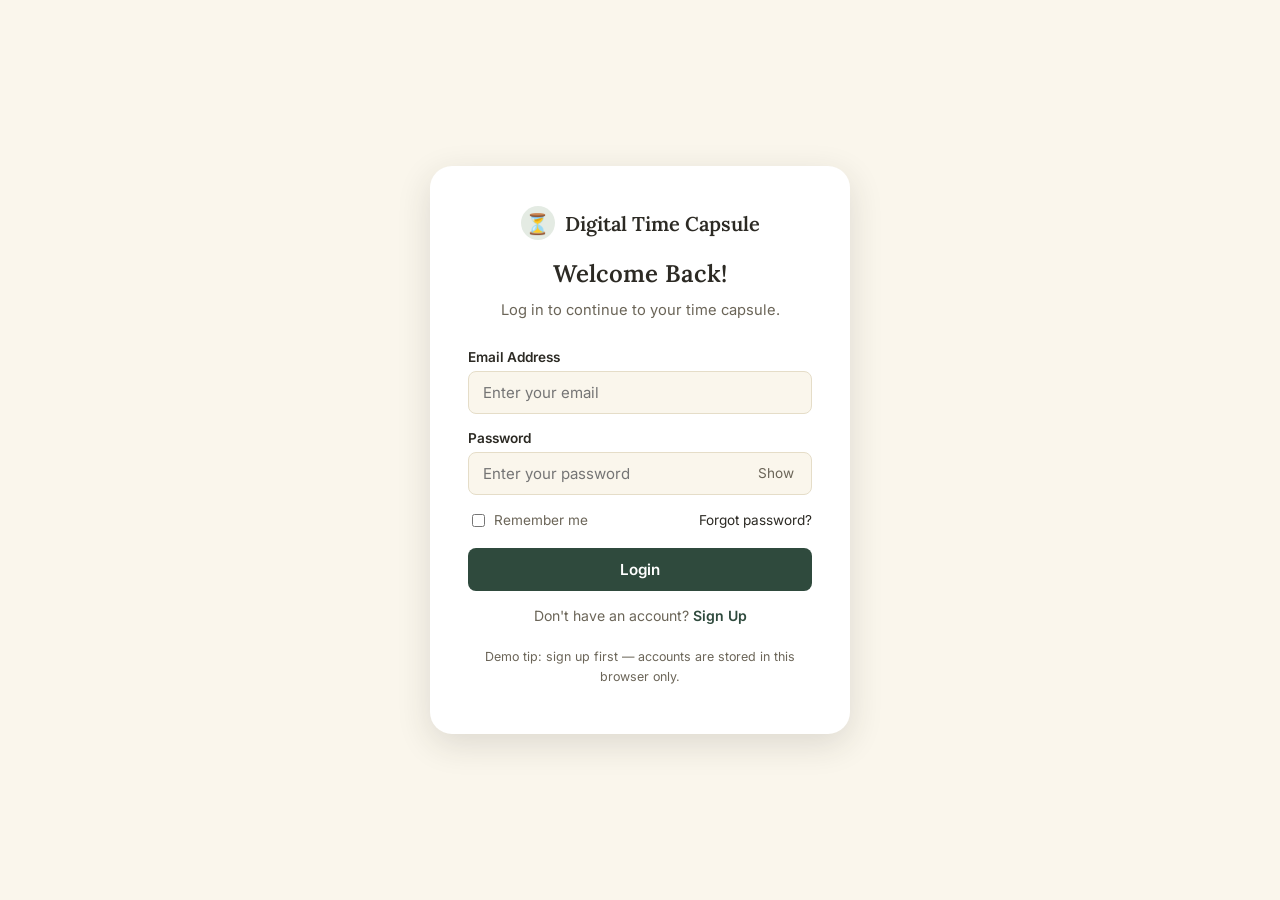
<file: Archive.html>
<!DOCTYPE html>
<html lang="en">
<head>
<meta charset="UTF-8">
<meta name="viewport" content="width=device-width, initial-scale=1.0">
<title>My Archive — Digital Time Capsule</title>
<link rel="preconnect" href="https://fonts.googleapis.com">
<link href="https://fonts.googleapis.com/css2?family=Lora:wght@500;600;700&family=Inter:wght@400;500;600;700&display=swap" rel="stylesheet">
<link rel="stylesheet" href="style.css">
</head>
<body>

<div class="sidebar-overlay" data-close-sidebar></div>
<div class="app-shell">

  <aside class="sidebar">
    <div class="brand"><span class="brand-mark">⏳</span> Digital Time Capsule</div>
    <nav>
      <a href="dashboard.html"><span class="ico">🏠</span> Home</a>
      <a href="create-capsule.html"><span class="ico">➕</span> Create Capsule</a>
      <a href="my-capsules.html"><span class="ico">📦</span> My Capsules</a>
      <a href="archive.html" class="active"><span class="ico">🗂️</span> Archive</a>
      <a href="profile.html"><span class="ico">⚙️</span> Profile &amp; Settings</a>
    </nav>
    <a href="login.html" class="logout" data-logout><span class="ico">↩</span> Log Out</a>
  </aside>

  <div class="mobile-topbar">
    <button class="icon-btn" data-open-sidebar aria-label="Open menu">☰</button>
    <div class="brand" style="font-size:1rem;"><span class="brand-mark">⏳</span> Digital Time Capsule</div>
    <span class="avatar" data-user-avatar>—</span>
  </div>

  <main class="app-main">
    <div class="app-topbar">
      <div class="search">🔍 Search your capsules…</div>
      <div class="actions">
        <a href="profile.html" class="icon-btn" title="Profile & Settings">⚙️</a>
        <div class="user-chip"><span class="avatar" data-user-avatar>—</span> <span data-user-name>—</span></div>
      </div>
    </div>

    <div class="app-content">
      <h2>My Archive</h2>
      <p>All your opened capsules, saved forever.</p>

      <div class="archive-filters">
        <button class="pill active" data-mood="All">All</button>
        <button class="pill" data-mood="Hopeful">Hopeful</button>
        <button class="pill" data-mood="Grateful">Grateful</button>
        <button class="pill" data-mood="Excited">Excited</button>
        <button class="pill" data-mood="Peaceful">Peaceful</button>
        <select class="select-pill" id="archive-year-filter"><option value="All">Year</option></select>
        <div class="archive-search">🔍 <input type="text" id="archive-search-input" placeholder="Search capsules..."></div>
      </div>

      <div class="capsule-list" id="archive-list"></div>
      <div class="empty-state" id="archive-empty" style="display:none;">
        <div class="e-ico">🗂️</div>
        <h3>No memories here yet</h3>
        <p>Opened capsules will appear in your archive automatically.</p>
        <a href="my-capsules.html" class="btn btn-primary btn-sm">See My Capsules</a>
      </div>
    </div>
  </main>
</div>

<script src="script.js"></script>
</body>
</html>
</file>
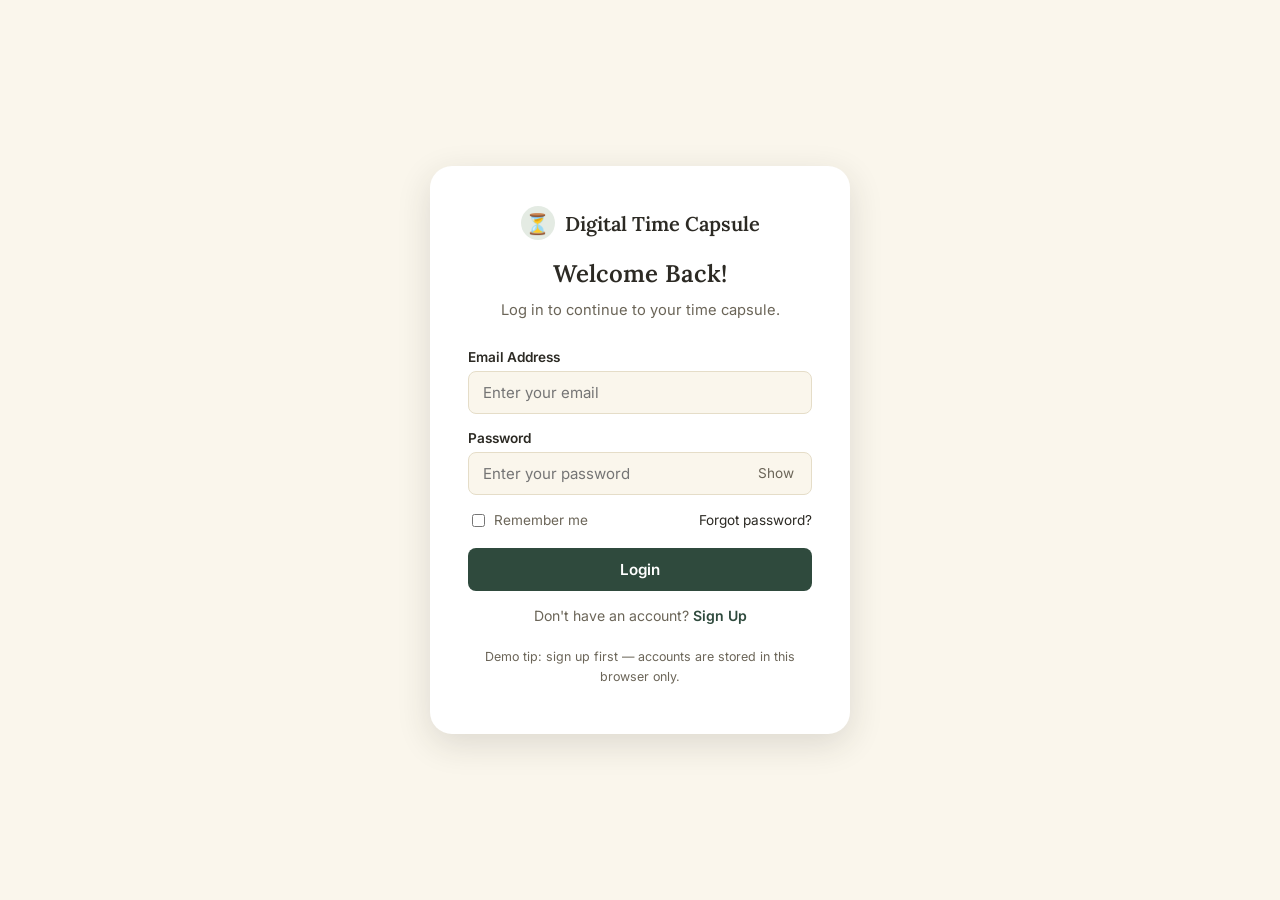
<file: archive.html>
<!DOCTYPE html>
<html lang="en">
<head>
  <meta charset="UTF-8">
  <meta name="viewport" content="width=device-width, initial-scale=1.0">
  <title>My Archive — Digital Time Capsule</title>
  <meta name="description" content="Browse and search your collection of opened digital time capsules and reflections.">
  <link rel="preconnect" href="https://fonts.googleapis.com">
  <link href="https://fonts.googleapis.com/css2?family=Lora:ital,wght@0,500;0,600;0,700;1,400&family=Inter:wght@400;500;600;700&display=swap" rel="stylesheet">
  <link rel="stylesheet" href="style.css">
</head>
<body>

<div class="sidebar-overlay" data-close-sidebar></div>
<div class="app-shell">

  <aside class="sidebar">
    <a href="index.html" class="brand"><span class="brand-mark">⏳</span> Digital Time Capsule</a>
    <nav>
      <a href="dashboard.html"><span class="ico">🏠</span> Dashboard</a>
      <a href="create-capsule.html"><span class="ico">➕</span> Create Capsule</a>
      <a href="capsule-details.html"><span class="ico">📦</span> My Capsules</a>
      <a href="archive.html" class="active"><span class="ico">🗂️</span> Archive</a>
      <a href="profile.html"><span class="ico">⚙️</span> Profile &amp; Settings</a>
    </nav>
    <a href="#" class="logout" data-logout><span class="ico">↩</span> Log Out</a>
  </aside>

  <div class="mobile-topbar">
    <button class="icon-btn" data-open-sidebar aria-label="Open menu">☰</button>
    <div class="brand" style="font-size:1rem;"><span class="brand-mark">⏳</span> Digital Time Capsule</div>
    <span class="avatar">P</span>
  </div>

  <main class="app-main">
    <div class="app-topbar">
      <div class="search">
        🔍 <input type="text" placeholder="Search your capsules…" data-search style="border:none; background:none; outline:none; font-size:0.88rem; width:100%; color:var(--ink);">
      </div>
      <div class="actions">
        <button class="icon-btn" title="Toggle theme">🌙</button>
        <button class="icon-btn" title="Notifications">🔔</button>
        <a href="profile.html" class="user-chip"><span class="avatar">P</span> Preethi R ▾</a>
      </div>
    </div>

    <div class="app-content">
      <h2>My Archive</h2>
      <p>All your opened capsules, preserved forever for you to rediscover.</p>

      <div class="archive-filters">
        <button class="pill active">All</button>
        <select class="select-pill">
          <option value="Mood">Filter by Mood</option>
          <option value="Hopeful">Hopeful</option>
          <option value="Grateful">Grateful</option>
          <option value="Excited">Excited</option>
          <option value="Peaceful">Peaceful</option>
        </select>
        <select class="select-pill">
          <option value="Year">Filter by Year</option>
          <option value="2026">2026</option>
          <option value="2025">2025</option>
          <option value="2024">2024</option>
        </select>
        <div class="archive-search">
          🔍 <input type="text" placeholder="Search archive letters...">
        </div>
      </div>

      <div class="capsule-list">
        <!-- Rendered dynamically by script.js -->
      </div>
    </div>
  </main>
</div>

<script src="script.js"></script>
</body>
</html>
</file>
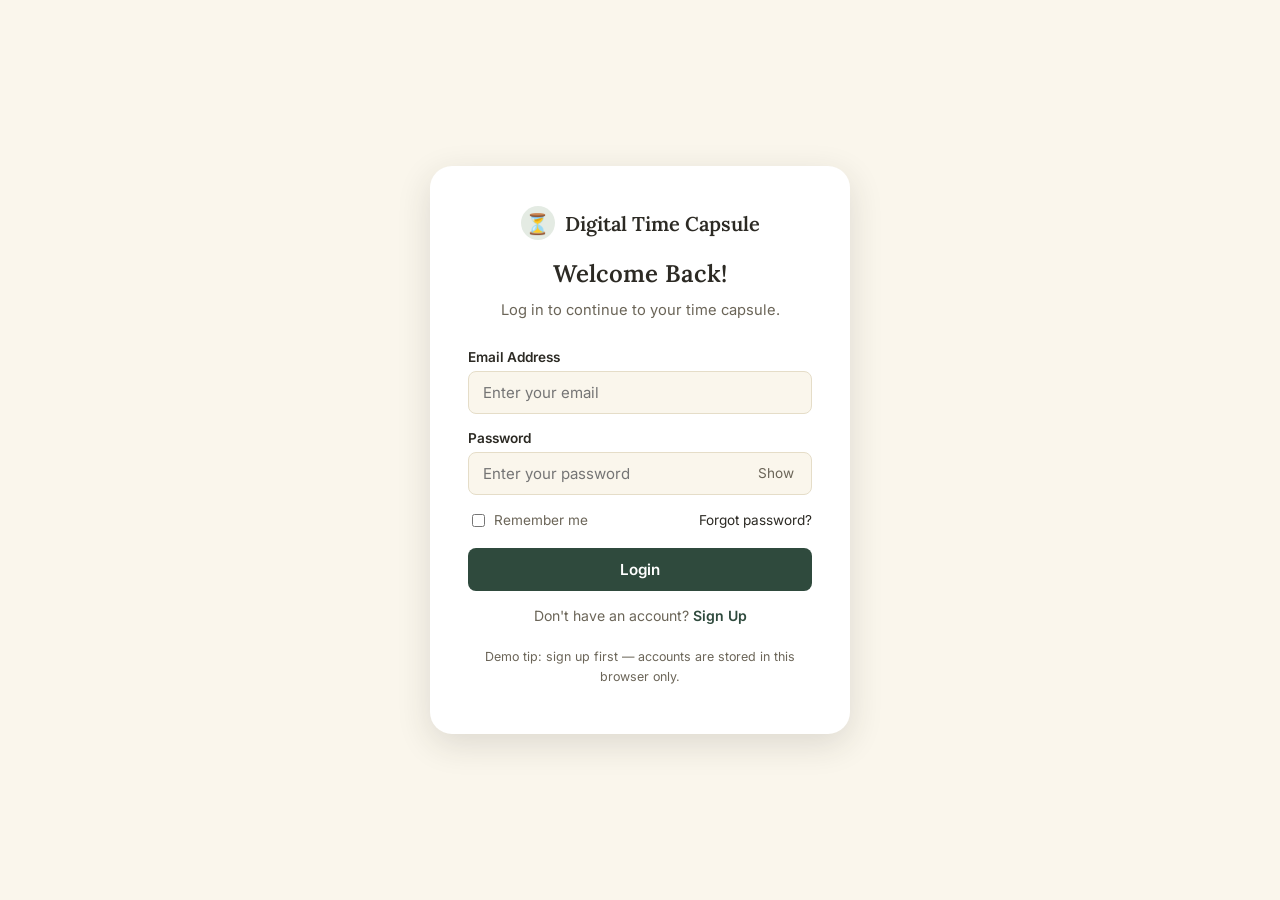
<file: Capsule details.html>
<!DOCTYPE html>
<html lang="en">
<head>
<meta charset="UTF-8">
<meta name="viewport" content="width=device-width, initial-scale=1.0">
<title>Capsule Details — Digital Time Capsule</title>
<link rel="preconnect" href="https://fonts.googleapis.com">
<link href="https://fonts.googleapis.com/css2?family=Lora:wght@500;600;700&family=Inter:wght@400;500;600;700&display=swap" rel="stylesheet">
<link rel="stylesheet" href="style.css">
</head>
<body>

<div class="sidebar-overlay" data-close-sidebar></div>
<div class="app-shell">

  <aside class="sidebar">
    <div class="brand"><span class="brand-mark">⏳</span> Digital Time Capsule</div>
    <nav>
      <a href="dashboard.html"><span class="ico">🏠</span> Home</a>
      <a href="create-capsule.html"><span class="ico">➕</span> Create Capsule</a>
      <a href="my-capsules.html" class="active"><span class="ico">📦</span> My Capsules</a>
      <a href="archive.html"><span class="ico">🗂️</span> Archive</a>
      <a href="profile.html"><span class="ico">⚙️</span> Profile &amp; Settings</a>
    </nav>
    <a href="login.html" class="logout" data-logout><span class="ico">↩</span> Log Out</a>
  </aside>

  <div class="mobile-topbar">
    <button class="icon-btn" data-open-sidebar aria-label="Open menu">☰</button>
    <div class="brand" style="font-size:1rem;"><span class="brand-mark">⏳</span> Digital Time Capsule</div>
    <span class="avatar" data-user-avatar>—</span>
  </div>

  <main class="app-main">
    <div class="app-topbar">
      <div class="search">🔍 Search your capsules…</div>
      <div class="actions">
        <a href="profile.html" class="icon-btn" title="Profile & Settings">⚙️</a>
        <div class="user-chip"><span class="avatar" data-user-avatar>—</span> <span data-user-name>—</span></div>
      </div>
    </div>

    <div class="app-content" id="capsule-detail-content">
      <div class="capsule-detail-card">
        <div class="capsule-hero-img" data-cd="hero"></div>
        <div class="capsule-detail-body">
          <h2 data-cd="title">—</h2>
          <span data-cd="mood"></span>

          <div class="dates">
            <div>Created on <strong data-cd="created">—</strong></div>
            <div>Unlocks on <strong data-cd="unlock">—</strong></div>
          </div>

          <div class="lock-panel" id="cd-locked-panel">
            <div class="lock-ico">🔒</div>
            <h3>This memory is safely sealed.</h3>
            <p>We can't revisit this until it's time to unlock.</p>

            <div class="countdown">
              <div class="unit"><div class="n" data-days>—</div><div class="u">days</div></div>
              <div class="unit"><div class="n" data-hours>—</div><div class="u">hours</div></div>
              <div class="unit"><div class="n" data-minutes>—</div><div class="u">minutes</div></div>
              <div class="unit"><div class="n" data-seconds>—</div><div class="u">seconds</div></div>
            </div>

            <div class="notice-row">🔔 You'll receive an email notification when it's ready</div>
          </div>

          <div class="lock-panel" id="cd-ready-panel" style="display:none;">
            <div class="lock-ico">🔓</div>
            <h3>It's time — this memory is ready.</h3>
            <p>Your future self is waiting.</p>
            <a href="#" id="cd-open-link" class="btn btn-primary" style="margin-top:10px;">Open Capsule</a>
          </div>

          <div class="form-actions" style="margin-top:26px;">
            <button type="button" class="btn btn-danger btn-sm" id="cd-delete-btn">Delete</button>
            <a href="#" id="cd-edit-link" class="btn btn-outline btn-sm">Edit Capsule</a>
          </div>
        </div>
      </div>
    </div>
  </main>
</div>

<script src="script.js"></script>
</body>
</html>
</file>
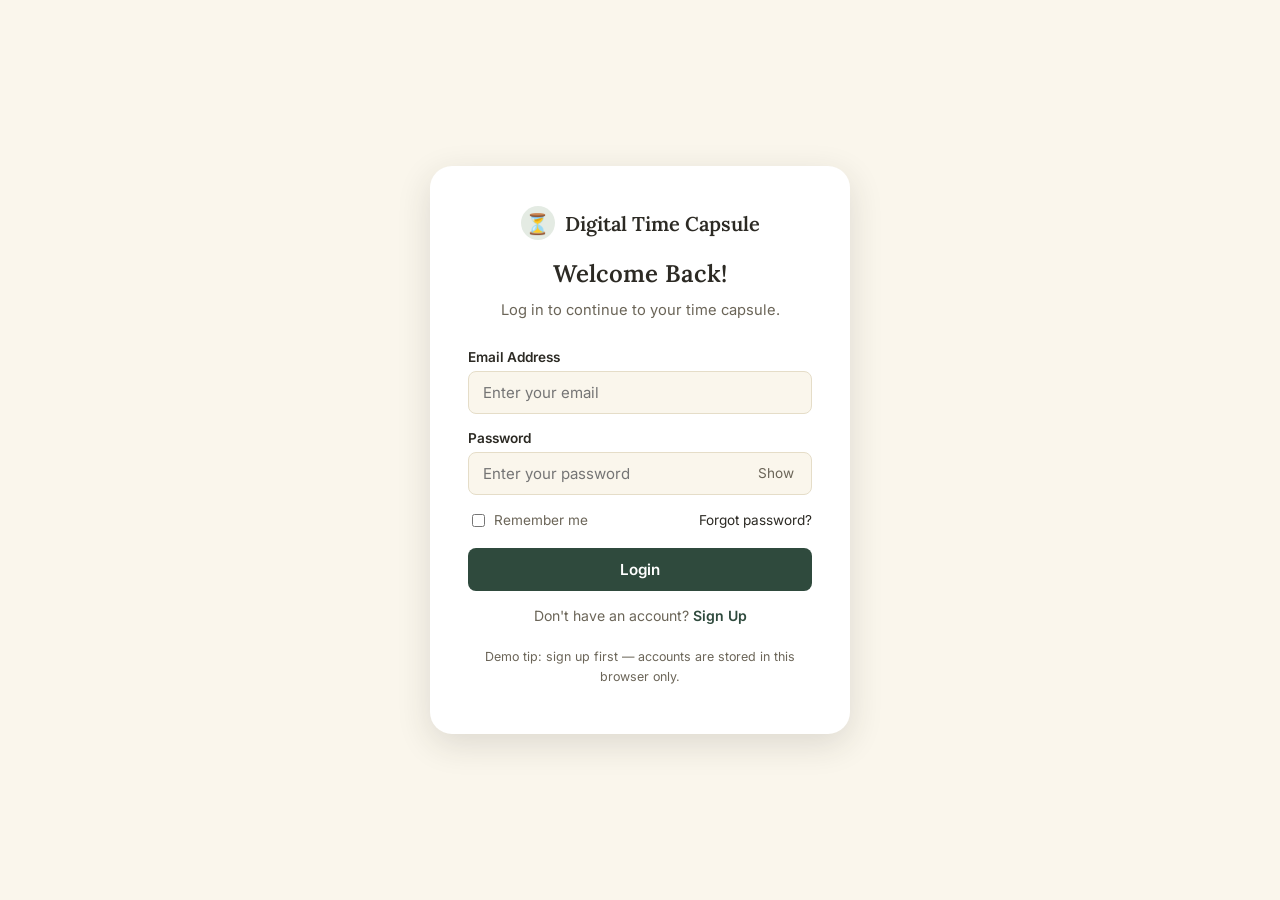
<file: capsule-detail.html>
<!DOCTYPE html>
<html lang="en">
<head>
  <meta charset="UTF-8">
  <meta name="viewport" content="width=device-width, initial-scale=1.0">
  <title>Capsule Details — Digital Time Capsule</title>
  <meta name="description" content="View the locked countdown timer or open your digital time capsule.">
  <link rel="preconnect" href="https://fonts.googleapis.com">
  <link href="https://fonts.googleapis.com/css2?family=Lora:ital,wght@0,500;0,600;0,700;1,400&family=Inter:wght@400;500;600;700&display=swap" rel="stylesheet">
  <link rel="stylesheet" href="style.css">
</head>
<body>

<div class="sidebar-overlay" data-close-sidebar></div>
<div class="app-shell">

  <aside class="sidebar">
    <a href="index.html" class="brand"><span class="brand-mark">⏳</span> Digital Time Capsule</a>
    <nav>
      <a href="dashboard.html"><span class="ico">🏠</span> Dashboard</a>
      <a href="create-capsule.html"><span class="ico">➕</span> Create Capsule</a>
      <a href="capsule-details.html" class="active"><span class="ico">📦</span> My Capsules</a>
      <a href="archive.html"><span class="ico">🗂️</span> Archive</a>
      <a href="profile.html"><span class="ico">⚙️</span> Profile &amp; Settings</a>
    </nav>
    <a href="#" class="logout" data-logout><span class="ico">↩</span> Log Out</a>
  </aside>

  <div class="mobile-topbar">
    <button class="icon-btn" data-open-sidebar aria-label="Open menu">☰</button>
    <div class="brand" style="font-size:1rem;"><span class="brand-mark">⏳</span> Digital Time Capsule</div>
    <span class="avatar">P</span>
  </div>

  <main class="app-main">
    <div class="app-topbar">
      <div class="search">
        🔍 <input type="text" placeholder="Search your capsules…" data-search style="border:none; background:none; outline:none; font-size:0.88rem; width:100%; color:var(--ink);">
      </div>
      <div class="actions">
        <button class="icon-btn" title="Toggle theme">🌙</button>
        <button class="icon-btn" title="Notifications">🔔</button>
        <a href="profile.html" class="user-chip"><span class="avatar">P</span> Preethi R ▾</a>
      </div>
    </div>

    <div class="app-content">
      <div style="margin-bottom:18px;">
        <a href="dashboard.html" style="font-size:0.88rem; color:var(--green); font-weight:600;">← Back to Dashboard</a>
      </div>

      <div class="capsule-detail-card">
        <div class="capsule-hero-img"></div>
        <div class="capsule-detail-body">
          <h2>Loading Capsule…</h2>
          <span class="mood-tag hopeful"><span class="dot"></span>Hopeful</span>

          <div class="dates">
            <div>Created on <strong>—</strong></div>
            <div>Unlocks on <strong>—</strong></div>
          </div>

          <div class="lock-panel">
            <div class="lock-ico">🔒</div>
            <h3>This memory is safely sealed.</h3>
            <p>Your message is stored securely and cannot be read until the unlock date arrives.</p>

            <div class="countdown" id="active-countdown">
              <div class="unit"><div class="n" data-days>—</div><div class="u">days</div></div>
              <div class="unit"><div class="n" data-hours>—</div><div class="u">hours</div></div>
              <div class="unit"><div class="n" data-minutes>—</div><div class="u">minutes</div></div>
              <div class="unit"><div class="n" data-seconds>—</div><div class="u">seconds</div></div>
            </div>

            <div class="notice-row">🔔 You'll receive a notification when it's ready to open</div>
          </div>

          <div class="form-actions" style="margin-top:26px;">
            <button type="button" class="btn btn-danger btn-sm" id="btn-delete-capsule">Delete</button>
            <a href="create-capsule.html" class="btn btn-outline btn-sm">Edit Capsule</a>
          </div>
        </div>
      </div>
    </div>
  </main>
</div>

<script src="script.js"></script>
</body>
</html>
</file>
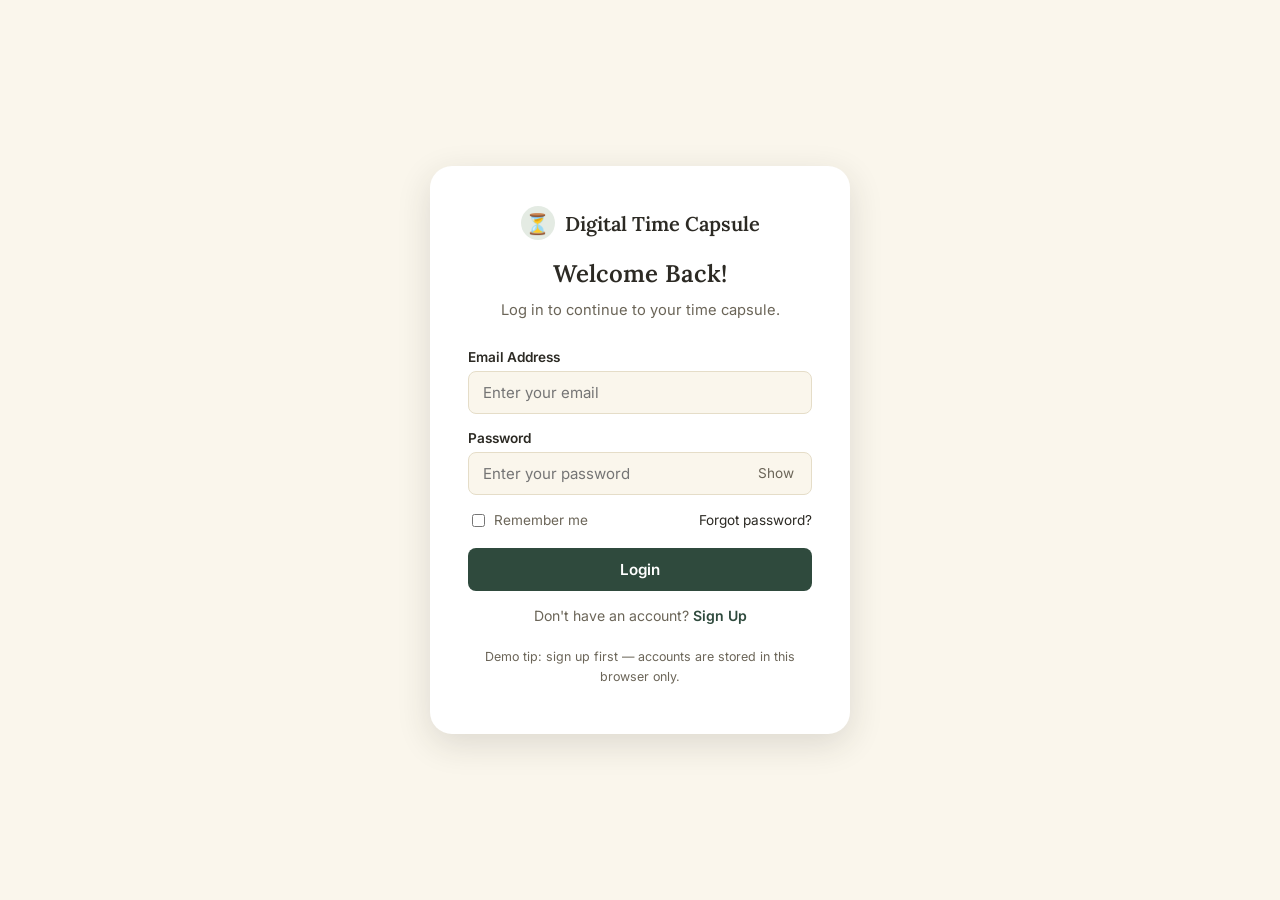
<file: Create capsule.html>
<!DOCTYPE html>
<html lang="en">
<head>
<meta charset="UTF-8">
<meta name="viewport" content="width=device-width, initial-scale=1.0">
<title>Create a New Capsule — Digital Time Capsule</title>
<link rel="preconnect" href="https://fonts.googleapis.com">
<link href="https://fonts.googleapis.com/css2?family=Lora:wght@500;600;700&family=Inter:wght@400;500;600;700&display=swap" rel="stylesheet">
<link rel="stylesheet" href="style.css">
</head>
<body>

<div class="sidebar-overlay" data-close-sidebar></div>
<div class="app-shell">

  <aside class="sidebar">
    <div class="brand"><span class="brand-mark">⏳</span> Digital Time Capsule</div>
    <nav>
      <a href="dashboard.html"><span class="ico">🏠</span> Home</a>
      <a href="create-capsule.html" class="active"><span class="ico">➕</span> Create Capsule</a>
      <a href="my-capsules.html"><span class="ico">📦</span> My Capsules</a>
      <a href="archive.html"><span class="ico">🗂️</span> Archive</a>
      <a href="profile.html"><span class="ico">⚙️</span> Profile &amp; Settings</a>
    </nav>
    <a href="login.html" class="logout" data-logout><span class="ico">↩</span> Log Out</a>
  </aside>

  <div class="mobile-topbar">
    <button class="icon-btn" data-open-sidebar aria-label="Open menu">☰</button>
    <div class="brand" style="font-size:1rem;"><span class="brand-mark">⏳</span> Digital Time Capsule</div>
    <span class="avatar" data-user-avatar>—</span>
  </div>

  <main class="app-main">
    <div class="app-topbar">
      <div class="search">🔍 Search your capsules…</div>
      <div class="actions">
        <a href="profile.html" class="icon-btn" title="Profile & Settings">⚙️</a>
        <div class="user-chip"><span class="avatar" data-user-avatar>—</span> <span data-user-name>—</span></div>
      </div>
    </div>

    <div class="app-content">
      <h2 id="cc-heading">Create a New Capsule</h2>
      <p>Write to your future self.</p>

      <form class="form-card" id="capsule-form" novalidate>
        <div class="field">
          <label for="cc-title">Title *</label>
          <input id="cc-title" type="text" placeholder="e.g., A letter to my future self" required>
        </div>

        <div class="field">
          <label for="cc-message">Message *</label>
          <textarea id="cc-message" rows="6" maxlength="2000" placeholder="Write your message here…" required></textarea>
        </div>
        <div class="char-count" id="cc-charcount">0/2000</div>

        <div class="field">
          <label for="cc-mood">Mood *</label>
          <select id="cc-mood" required>
            <option value="" disabled selected>Select a mood</option>
            <option>Hopeful</option>
            <option>Grateful</option>
            <option>Excited</option>
            <option>Peaceful</option>
          </select>
        </div>

        <div class="field">
          <label>Add a photo (optional)</label>
          <div class="dropzone" data-dropzone>
            <div class="dz-ico">⤴</div>
            <div data-dz-label>Click to upload or drag and drop<br>JPG, PNG (max ~2MB)</div>
            <input type="file" accept="image/*" hidden>
          </div>
        </div>

        <div class="field">
          <label>Unlock Date &amp; Time *</label>
          <div class="two-col">
            <input type="date" id="cc-date" required>
            <input type="time" id="cc-time" required>
          </div>
        </div>

        <div class="form-actions">
          <button type="button" class="btn btn-danger" id="cc-delete-btn" style="display:none; margin-right:auto;">Delete</button>
          <a href="my-capsules.html" class="btn btn-ghost">Cancel</a>
          <button type="submit" class="btn btn-primary" id="cc-submit-btn">Seal My Capsule</button>
        </div>
      </form>
    </div>
  </main>
</div>

<script src="script.js"></script>
</body>
</html>
</file>
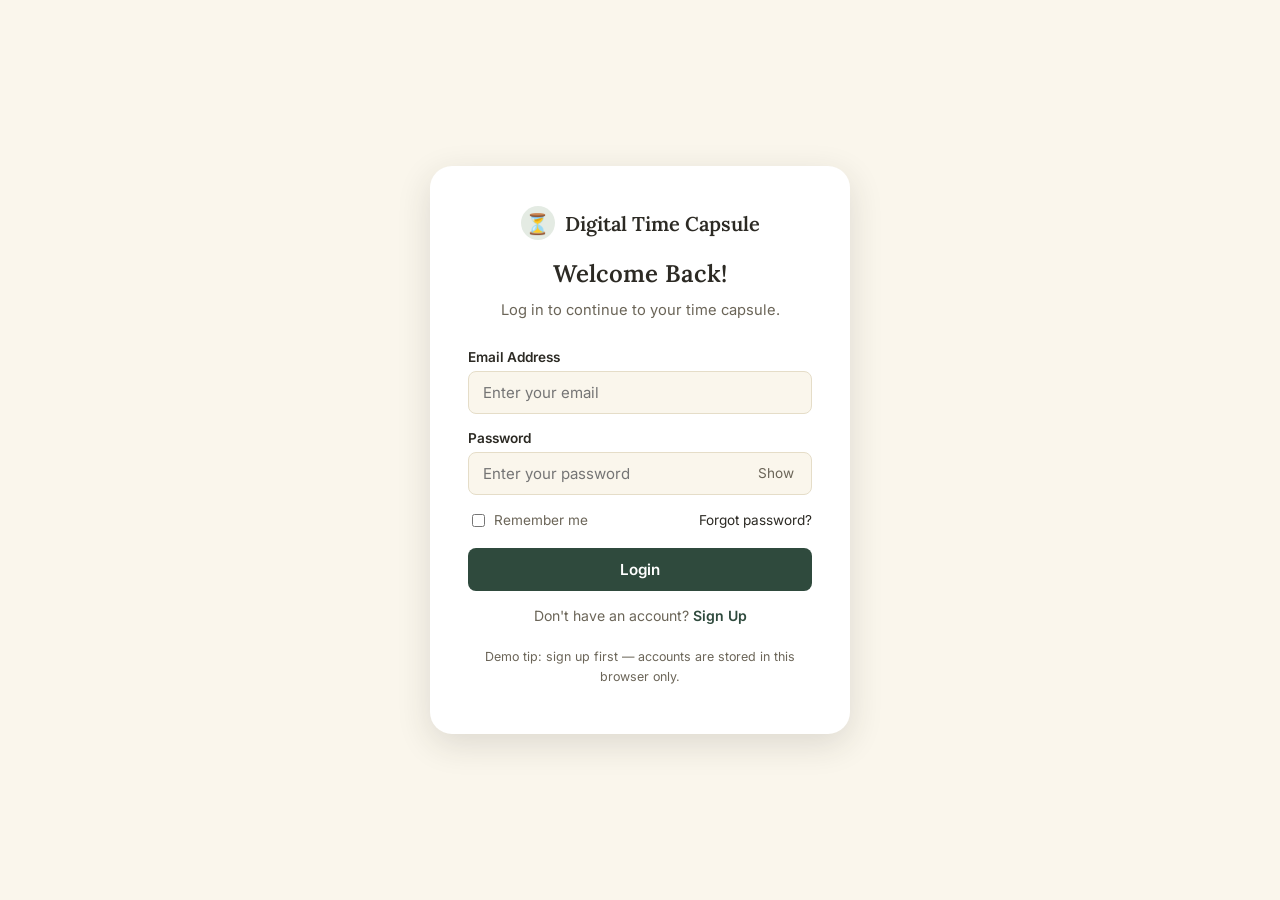
<file: create-capsule.html>
<!DOCTYPE html>
<html lang="en">
<head>
  <meta charset="UTF-8">
  <meta name="viewport" content="width=device-width, initial-scale=1.0">
  <title>Create a New Capsule — Digital Time Capsule</title>
  <meta name="description" content="Write a private letter to your future self, attach a photo, choose a mood, and pick an unlock date.">
  <link rel="preconnect" href="https://fonts.googleapis.com">
  <link href="https://fonts.googleapis.com/css2?family=Lora:ital,wght@0,500;0,600;0,700;1,400&family=Inter:wght@400;500;600;700&display=swap" rel="stylesheet">
  <link rel="stylesheet" href="style.css">
</head>
<body>

<div class="sidebar-overlay" data-close-sidebar></div>
<div class="app-shell">

  <aside class="sidebar">
    <a href="index.html" class="brand"><span class="brand-mark">⏳</span> Digital Time Capsule</a>
    <nav>
      <a href="dashboard.html"><span class="ico">🏠</span> Dashboard</a>
      <a href="create-capsule.html" class="active"><span class="ico">➕</span> Create Capsule</a>
      <a href="capsule-details.html"><span class="ico">📦</span> My Capsules</a>
      <a href="archive.html"><span class="ico">🗂️</span> Archive</a>
      <a href="profile.html"><span class="ico">⚙️</span> Profile &amp; Settings</a>
    </nav>
    <a href="#" class="logout" data-logout><span class="ico">↩</span> Log Out</a>
  </aside>

  <div class="mobile-topbar">
    <button class="icon-btn" data-open-sidebar aria-label="Open menu">☰</button>
    <div class="brand" style="font-size:1rem;"><span class="brand-mark">⏳</span> Digital Time Capsule</div>
    <span class="avatar">P</span>
  </div>

  <main class="app-main">
    <div class="app-topbar">
      <div class="search">
        🔍 <input type="text" placeholder="Search your capsules…" data-search style="border:none; background:none; outline:none; font-size:0.88rem; width:100%; color:var(--ink);">
      </div>
      <div class="actions">
        <button class="icon-btn" title="Toggle theme">🌙</button>
        <button class="icon-btn" title="Notifications">🔔</button>
        <a href="profile.html" class="user-chip"><span class="avatar">P</span> Preethi R ▾</a>
      </div>
    </div>

    <div class="app-content">
      <h2>Create a New Capsule</h2>
      <p>Write to your future self. What do you want them to know, feel, and remember?</p>

      <form class="form-card">
        <div class="field">
          <label for="cc-title">Capsule Title *</label>
          <input id="cc-title" type="text" placeholder="e.g., A letter to my future self at 30" required>
        </div>

        <div class="field">
          <label for="cc-message">Your Message *</label>
          <textarea id="cc-message" rows="6" maxlength="2000" placeholder="Write your thoughts, dreams, goals, or a snapshot of your life today…" required></textarea>
        </div>
        <div class="char-count">0/2000</div>

        <div class="field">
          <label for="cc-mood">Current Mood *</label>
          <select id="cc-mood" required>
            <option value="" disabled>Select how you are feeling</option>
            <option value="Hopeful" selected>Hopeful ✨</option>
            <option value="Grateful">Grateful 🌿</option>
            <option value="Excited">Excited 🔥</option>
            <option value="Peaceful">Peaceful ☁️</option>
          </select>
        </div>

        <div class="field">
          <label>Attach a photo (optional)</label>
          <div class="dropzone" data-dropzone>
            <div class="dz-ico">📷</div>
            <div data-dz-label>Click to upload or drag and drop<br>JPG, PNG, WebP (max 5MB)</div>
            <input type="file" accept="image/*" hidden>
          </div>
        </div>

        <div class="field">
          <label>Unlock Date &amp; Time *</label>
          <div class="two-col">
            <input type="date" required>
            <input type="time" required value="10:00">
          </div>
        </div>

        <div class="form-actions">
          <a href="dashboard.html" class="btn btn-ghost">Cancel</a>
          <button type="submit" class="btn btn-primary">Seal My Capsule ⏳</button>
        </div>
      </form>
    </div>
  </main>
</div>

<script src="script.js"></script>
</body>
</html>
</file>
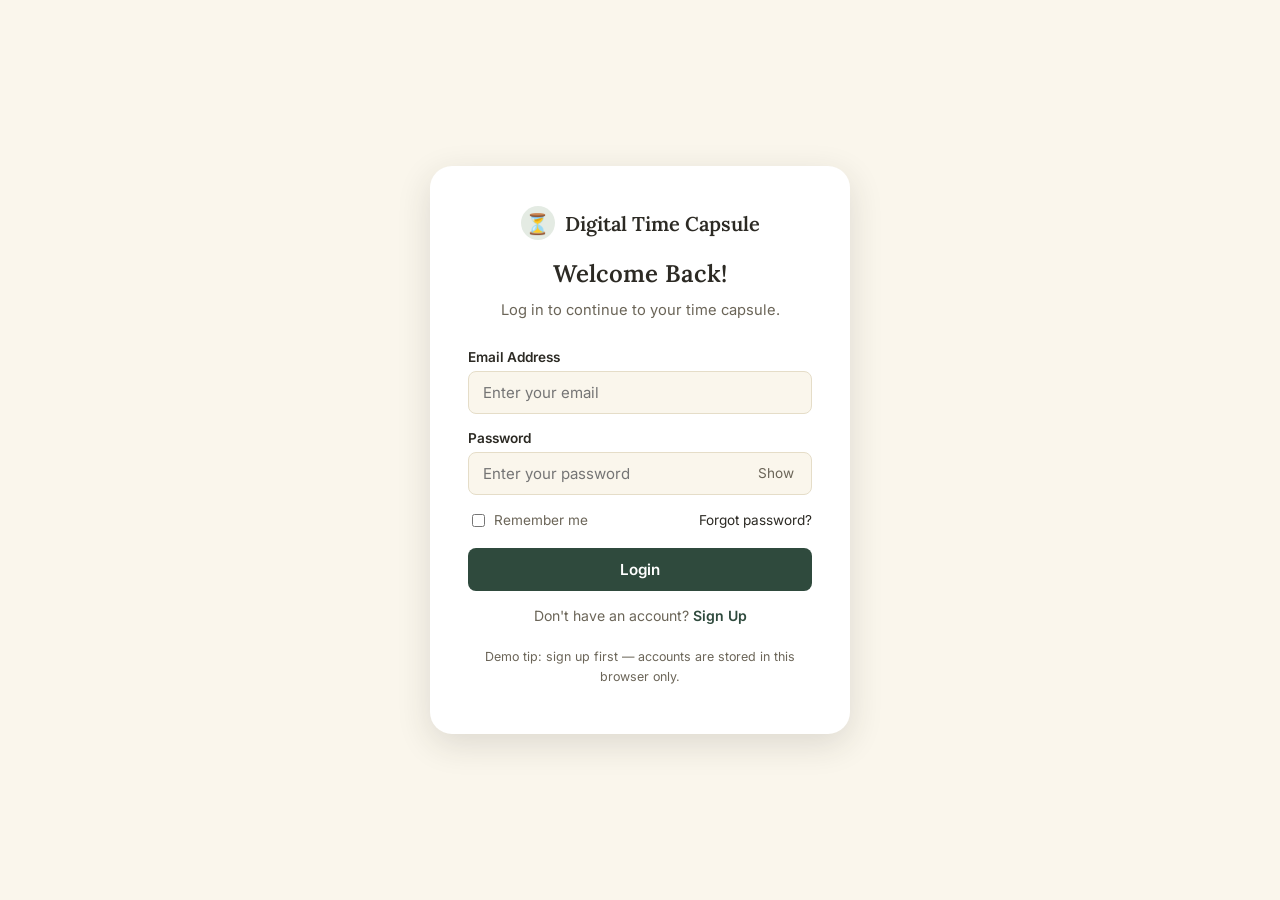
<file: dashboard.html>
<!DOCTYPE html>
<html lang="en">
<head>
  <meta charset="UTF-8">
  <meta name="viewport" content="width=device-width, initial-scale=1.0">
  <title>Dashboard — Digital Time Capsule</title>
  <meta name="description" content="Manage and view your locked, ready, and opened digital time capsules.">
  <link rel="preconnect" href="https://fonts.googleapis.com">
  <link href="https://fonts.googleapis.com/css2?family=Lora:ital,wght@0,500;0,600;0,700;1,400&family=Inter:wght@400;500;600;700&display=swap" rel="stylesheet">
  <link rel="stylesheet" href="style.css">
</head>
<body>

<div class="sidebar-overlay" data-close-sidebar></div>
<div class="app-shell">

  <aside class="sidebar">
    <a href="index.html" class="brand"><span class="brand-mark">⏳</span> Digital Time Capsule</a>
    <nav>
      <a href="dashboard.html" class="active"><span class="ico">🏠</span> Dashboard</a>
      <a href="create-capsule.html"><span class="ico">➕</span> Create Capsule</a>
      <a href="capsule-details.html"><span class="ico">📦</span> My Capsules</a>
      <a href="archive.html"><span class="ico">🗂️</span> Archive</a>
      <a href="profile.html"><span class="ico">⚙️</span> Profile &amp; Settings</a>
    </nav>
    <a href="#" class="logout" data-logout><span class="ico">↩</span> Log Out</a>
  </aside>

  <div class="mobile-topbar">
    <button class="icon-btn" data-open-sidebar aria-label="Open menu">☰</button>
    <div class="brand" style="font-size:1rem;"><span class="brand-mark">⏳</span> Digital Time Capsule</div>
    <span class="avatar">P</span>
  </div>

  <main class="app-main">
    <div class="app-topbar">
      <div class="search">
        🔍 <input type="text" placeholder="Search your capsules…" data-search style="border:none; background:none; outline:none; font-size:0.88rem; width:100%; color:var(--ink);">
      </div>
      <div class="actions">
        <button class="icon-btn" title="Toggle theme">🌙</button>
        <button class="icon-btn" title="Notifications" onclick="alert('You will be notified when your capsules unlock.')">🔔</button>
        <a href="profile.html" class="user-chip"><span class="avatar">P</span> Preethi R ▾</a>
      </div>
    </div>

    <div class="app-content">
      <h2>Hello, Preethi!</h2>
      <p>Here are your sealed and discovered memories.</p>

      <div class="stat-row">
        <div class="stat-card locked">
          <div class="stat-ico">🔒</div>
          <div><div class="num">0</div><div class="label">Locked</div></div>
        </div>
        <div class="stat-card ready">
          <div class="stat-ico">⏰</div>
          <div><div class="num">0</div><div class="label">Ready to Open</div></div>
        </div>
        <div class="stat-card opened">
          <div class="stat-ico">✅</div>
          <div><div class="num">0</div><div class="label">Opened</div></div>
        </div>
      </div>

      <div class="section-head">
        <h3>Your Capsules</h3>
        <a href="create-capsule.html" class="btn btn-primary btn-sm">+ New Capsule</a>
      </div>
      <div class="capsule-list">
        <!-- Rendered dynamically by script.js -->
      </div>
    </div>
  </main>
</div>

<script src="script.js"></script>
</body>
</html>
</file>
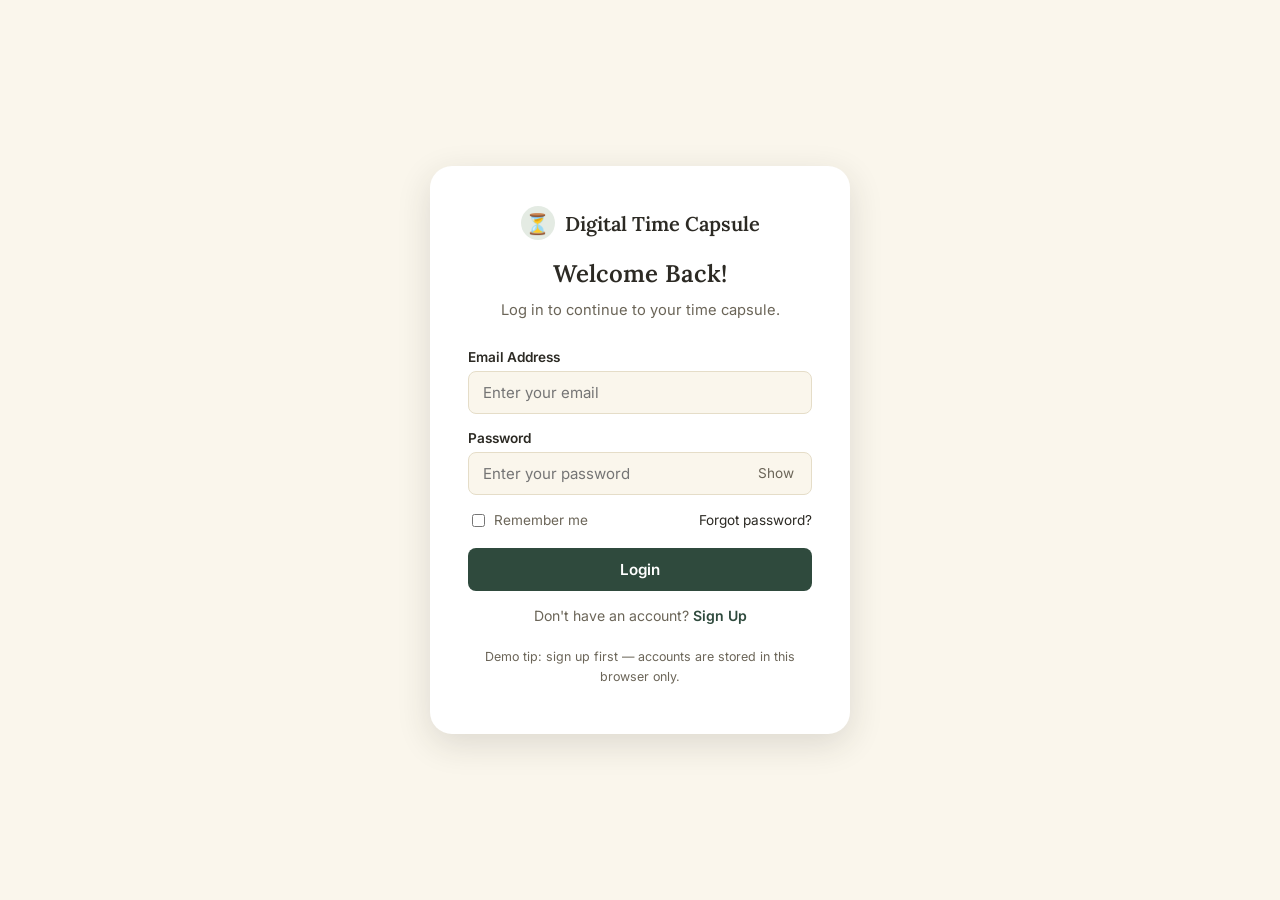
<file: Dashboard.html>
<!DOCTYPE html>
<html lang="en">
<head>
<meta charset="UTF-8">
<meta name="viewport" content="width=device-width, initial-scale=1.0">
<title>Dashboard — Digital Time Capsule</title>
<link rel="preconnect" href="https://fonts.googleapis.com">
<link href="https://fonts.googleapis.com/css2?family=Lora:wght@500;600;700&family=Inter:wght@400;500;600;700&display=swap" rel="stylesheet">
<link rel="stylesheet" href="style.css">
</head>
<body>

<div class="sidebar-overlay" data-close-sidebar></div>
<div class="app-shell">

  <aside class="sidebar">
    <div class="brand"><span class="brand-mark">⏳</span> Digital Time Capsule</div>
    <nav>
      <a href="dashboard.html" class="active"><span class="ico">🏠</span> Home</a>
      <a href="create-capsule.html"><span class="ico">➕</span> Create Capsule</a>
      <a href="my-capsules.html"><span class="ico">📦</span> My Capsules</a>
      <a href="archive.html"><span class="ico">🗂️</span> Archive</a>
      <a href="profile.html"><span class="ico">⚙️</span> Profile &amp; Settings</a>
    </nav>
    <a href="login.html" class="logout" data-logout><span class="ico">↩</span> Log Out</a>
  </aside>

  <div class="mobile-topbar">
    <button class="icon-btn" data-open-sidebar aria-label="Open menu">☰</button>
    <div class="brand" style="font-size:1rem;"><span class="brand-mark">⏳</span> Digital Time Capsule</div>
    <span class="avatar" data-user-avatar>—</span>
  </div>

  <main class="app-main">
    <div class="app-topbar">
      <a href="my-capsules.html" class="search" style="cursor:pointer;">🔍 Search your capsules…</a>
      <div class="actions">
        <a href="profile.html" class="icon-btn" title="Profile & Settings">⚙️</a>
        <div class="user-chip"><span class="avatar" data-user-avatar>—</span> <span data-user-name>—</span></div>
      </div>
    </div>

    <div class="app-content" id="dashboard-content">
      <h2>Hello, <span data-user-name>there</span>!</h2>
      <p>Here are your time capsules.</p>

      <div class="stat-row">
        <div class="stat-card locked">
          <div class="stat-ico">🔒</div>
          <div><div class="num" data-stat="locked">0</div><div class="label">Locked</div></div>
        </div>
        <div class="stat-card ready">
          <div class="stat-ico">⏰</div>
          <div><div class="num" data-stat="ready">0</div><div class="label">Ready to Open</div></div>
        </div>
        <div class="stat-card opened">
          <div class="stat-ico">✅</div>
          <div><div class="num" data-stat="opened">0</div><div class="label">Opened</div></div>
        </div>
      </div>

      <div class="section-head">
        <h3>Recent Capsules</h3>
        <a href="my-capsules.html">View all →</a>
      </div>
      <div class="capsule-list" id="recent-capsules-list"></div>
      <div class="empty-state" id="recent-empty-state" style="display:none;">
        <div class="e-ico">⏳</div>
        <h3>No capsules yet</h3>
        <p>Write your first message to your future self.</p>
        <a href="create-capsule.html" class="btn btn-primary btn-sm">Create Your Capsule</a>
      </div>
    </div>
  </main>
</div>

<script src="script.js"></script>
</body>
</html>
</file>
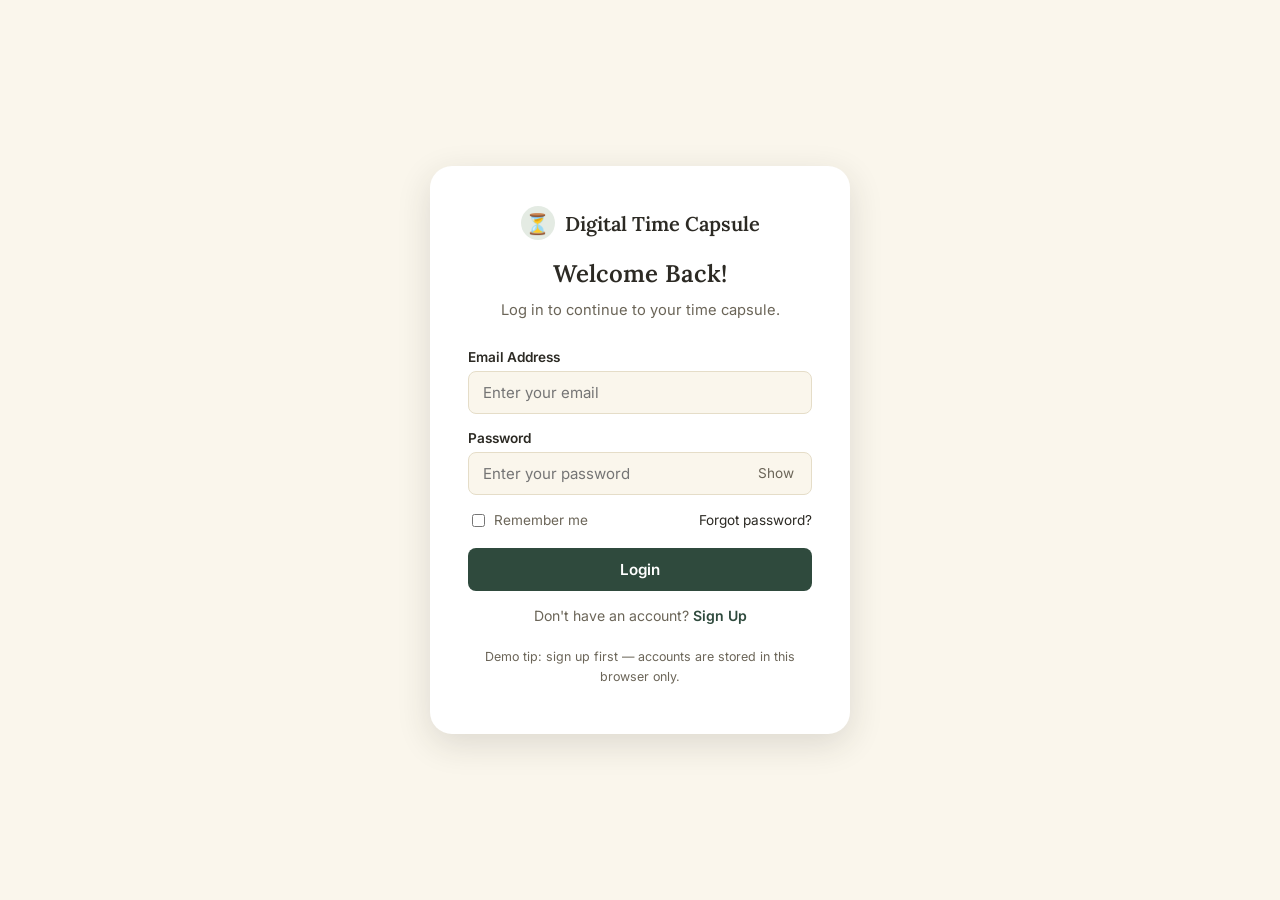
<file: login.html>
<!DOCTYPE html>
<html lang="en">
<head>
<meta charset="UTF-8">
<meta name="viewport" content="width=device-width, initial-scale=1.0">
<title>Welcome back — Digital Time Capsule</title>
<link rel="preconnect" href="https://fonts.googleapis.com">
<link href="https://fonts.googleapis.com/css2?family=Lora:wght@500;600;700&family=Inter:wght@400;500;600;700&display=swap" rel="stylesheet">
<link rel="stylesheet" href="style.css">
<style>
  .form-error { display:none; background:var(--mood-excited-bg); color:#B3562F; border-radius:var(--radius-s); padding:10px 14px; font-size:0.85rem; margin-bottom:14px; }
</style>
</head>
<body>

<div class="auth-wrap">
  <div class="auth-card">
    <div class="brand"><span class="brand-mark">⏳</span> Digital Time Capsule</div>
    <h1>Welcome Back!</h1>
    <p class="sub">Log in to continue to your time capsule.</p>

    <div class="form-error" id="login-error"></div>

    <form id="login-form" novalidate>
      <div class="field">
        <label for="li-email">Email Address</label>
        <input id="li-email" type="email" placeholder="Enter your email" required>
      </div>
      <div class="field">
        <label for="li-pass">Password</label>
        <div class="input-wrap">
          <input id="li-pass" type="password" placeholder="Enter your password" required>
          <button type="button" class="toggle-eye" data-toggle-pass="#li-pass">Show</button>
        </div>
      </div>
      <div class="row-between">
        <label><input type="checkbox"> Remember me</label>
        <a href="#">Forgot password?</a>
      </div>
      <button type="submit" class="btn btn-primary btn-block">Login</button>
    </form>

    <p class="auth-foot" style="margin-top:14px;">Don't have an account? <a href="signup.html">Sign Up</a></p>
    <p class="auth-foot" style="font-size:0.78rem;">Demo tip: sign up first — accounts are stored in this browser only.</p>
  </div>
</div>

<script src="script.js"></script>
</body>
</html>
</file>
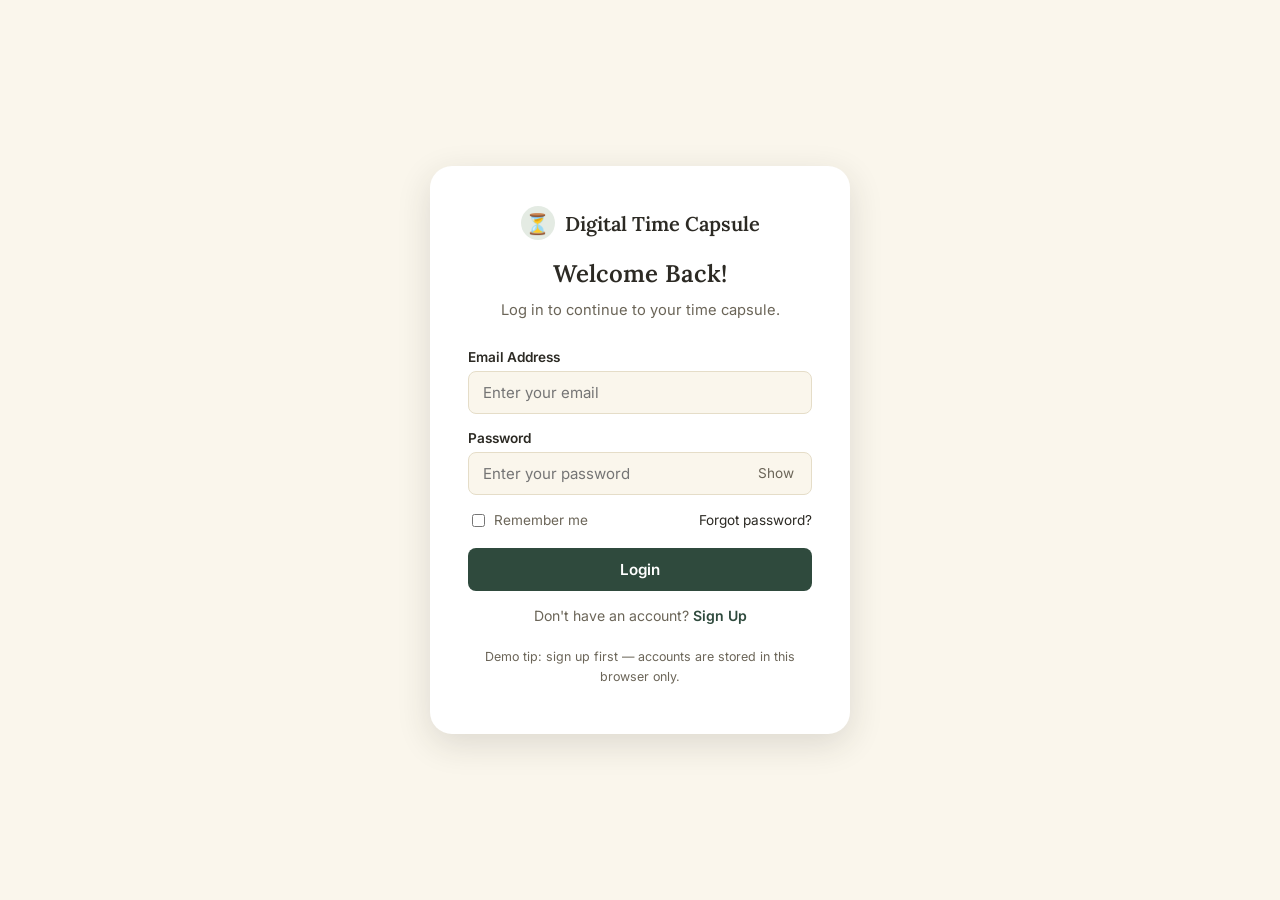
<file: Login.html>
<!DOCTYPE html>
<html lang="en">
<head>
<meta charset="UTF-8">
<meta name="viewport" content="width=device-width, initial-scale=1.0">
<title>Welcome back — Digital Time Capsule</title>
<link rel="preconnect" href="https://fonts.googleapis.com">
<link href="https://fonts.googleapis.com/css2?family=Lora:wght@500;600;700&family=Inter:wght@400;500;600;700&display=swap" rel="stylesheet">
<link rel="stylesheet" href="style.css">
<style>
  .form-error { display:none; background:var(--mood-excited-bg); color:#B3562F; border-radius:var(--radius-s); padding:10px 14px; font-size:0.85rem; margin-bottom:14px; }
</style>
</head>
<body>

<div class="auth-wrap">
  <div class="auth-card">
    <div class="brand"><span class="brand-mark">⏳</span> Digital Time Capsule</div>
    <h1>Welcome Back!</h1>
    <p class="sub">Log in to continue to your time capsule.</p>

    <div class="form-error" id="login-error"></div>

    <form id="login-form" novalidate>
      <div class="field">
        <label for="li-email">Email Address</label>
        <input id="li-email" type="email" placeholder="Enter your email" required>
      </div>
      <div class="field">
        <label for="li-pass">Password</label>
        <div class="input-wrap">
          <input id="li-pass" type="password" placeholder="Enter your password" required>
          <button type="button" class="toggle-eye" data-toggle-pass="#li-pass">Show</button>
        </div>
      </div>
      <div class="row-between">
        <label><input type="checkbox"> Remember me</label>
        <a href="#">Forgot password?</a>
      </div>
      <button type="submit" class="btn btn-primary btn-block">Login</button>
    </form>

    <p class="auth-foot" style="margin-top:14px;">Don't have an account? <a href="signup.html">Sign Up</a></p>
    <p class="auth-foot" style="font-size:0.78rem;">Demo tip: sign up first — accounts are stored in this browser only.</p>
  </div>
</div>

<script src="script.js"></script>
</body>
</html>
</file>
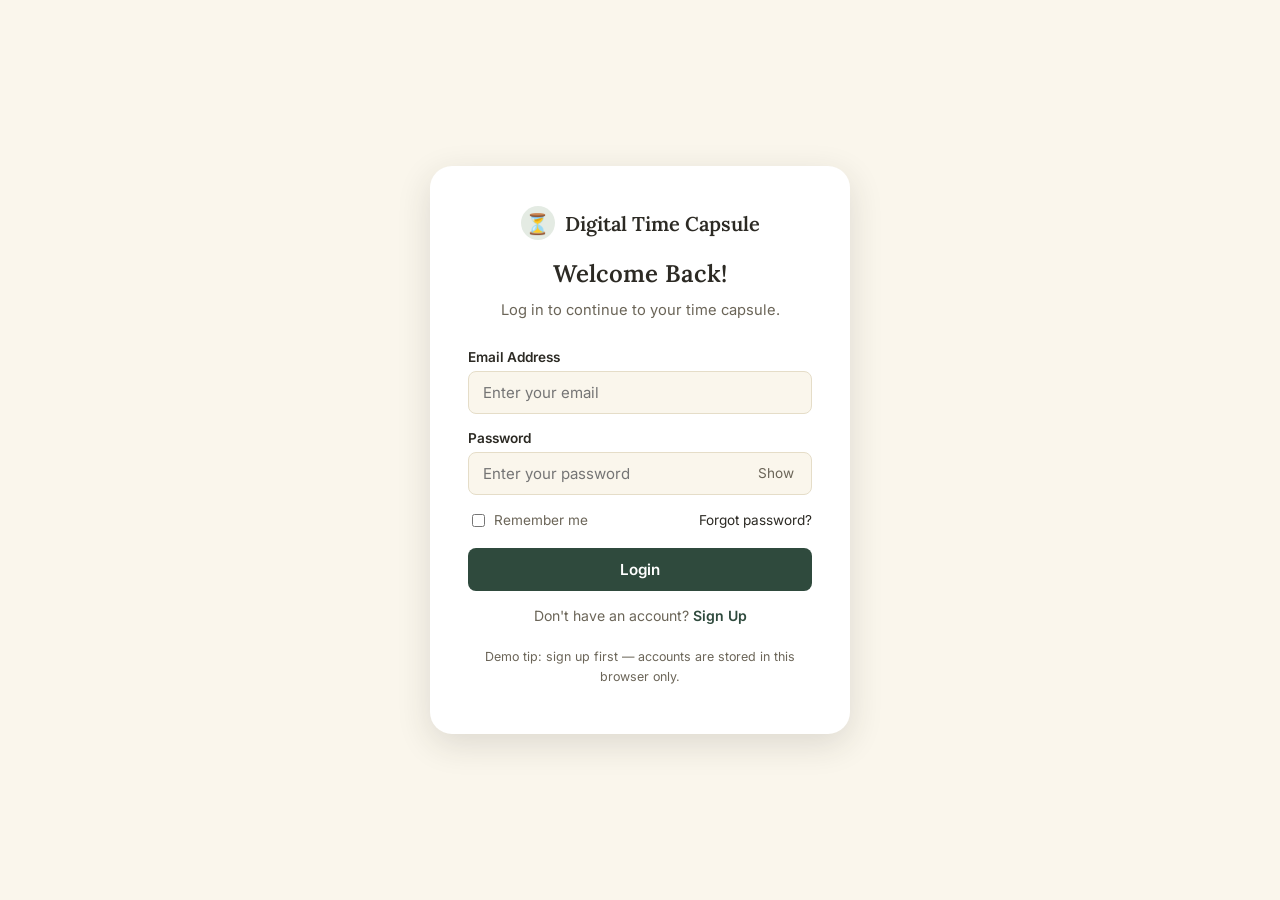
<file: my-capsule.html>
<!DOCTYPE html>
<html lang="en">
<head>
  <meta charset="UTF-8">
  <meta name="viewport" content="width=device-width, initial-scale=1.0">
  <title>Opened Capsule — Digital Time Capsule</title>
  <meta name="description" content="Read your past letter and reflections in your opened digital time capsule.">
  <link rel="preconnect" href="https://fonts.googleapis.com">
  <link href="https://fonts.googleapis.com/css2?family=Lora:ital,wght@0,500;0,600;0,700;1,400&family=Inter:wght@400;500;600;700&display=swap" rel="stylesheet">
  <link rel="stylesheet" href="style.css">
</head>
<body>

<div class="sidebar-overlay" data-close-sidebar></div>
<div class="app-shell">

  <aside class="sidebar">
    <a href="index.html" class="brand"><span class="brand-mark">⏳</span> Digital Time Capsule</a>
    <nav>
      <a href="dashboard.html"><span class="ico">🏠</span> Dashboard</a>
      <a href="create-capsule.html"><span class="ico">➕</span> Create Capsule</a>
      <a href="capsule-details.html"><span class="ico">📦</span> My Capsules</a>
      <a href="archive.html" class="active"><span class="ico">🗂️</span> Archive</a>
      <a href="profile.html"><span class="ico">⚙️</span> Profile &amp; Settings</a>
    </nav>
    <a href="#" class="logout" data-logout><span class="ico">↩</span> Log Out</a>
  </aside>

  <div class="mobile-topbar">
    <button class="icon-btn" data-open-sidebar aria-label="Open menu">☰</button>
    <div class="brand" style="font-size:1rem;"><span class="brand-mark">⏳</span> Digital Time Capsule</div>
    <span class="avatar">P</span>
  </div>

  <main class="app-main">
    <div class="app-topbar">
      <div class="search">
        🔍 <input type="text" placeholder="Search your capsules…" data-search style="border:none; background:none; outline:none; font-size:0.88rem; width:100%; color:var(--ink);">
      </div>
      <div class="actions">
        <button class="icon-btn" title="Toggle theme">🌙</button>
        <button class="icon-btn" title="Notifications">🔔</button>
        <a href="profile.html" class="user-chip"><span class="avatar">P</span> Preethi R ▾</a>
      </div>
    </div>

    <div class="app-content">
      <div style="margin-bottom:18px;">
        <a href="archive.html" style="font-size:0.88rem; color:var(--green); font-weight:600;">← Back to Archive</a>
      </div>

      <div class="letter-wrap">
        <div class="polaroid-card">
          <div class="frame"></div>
          <div class="polaroid-caption">A moment preserved</div>
        </div>

        <div class="letter-body">
          <h2>Loading Memory…</h2>
          <span class="mood-tag grateful"><span class="dot"></span>Grateful</span>
          <p style="margin-top:14px; font-size:0.85rem;">Opened on <strong>—</strong></p>

          <p class="letter-text" style="white-space:pre-line;">
            Loading your personal letter…
          </p>

          <p class="sign-off">With love,<br>Your Past Self ❤</p>

          <div class="letter-actions">
            <a href="archive.html" class="btn btn-primary btn-sm">View in Archive</a>
            <button type="button" class="btn btn-outline btn-sm">Copy Share Link</button>
          </div>
        </div>
      </div>
    </div>
  </main>
</div>

<script src="script.js"></script>
</body>
</html>
</file>
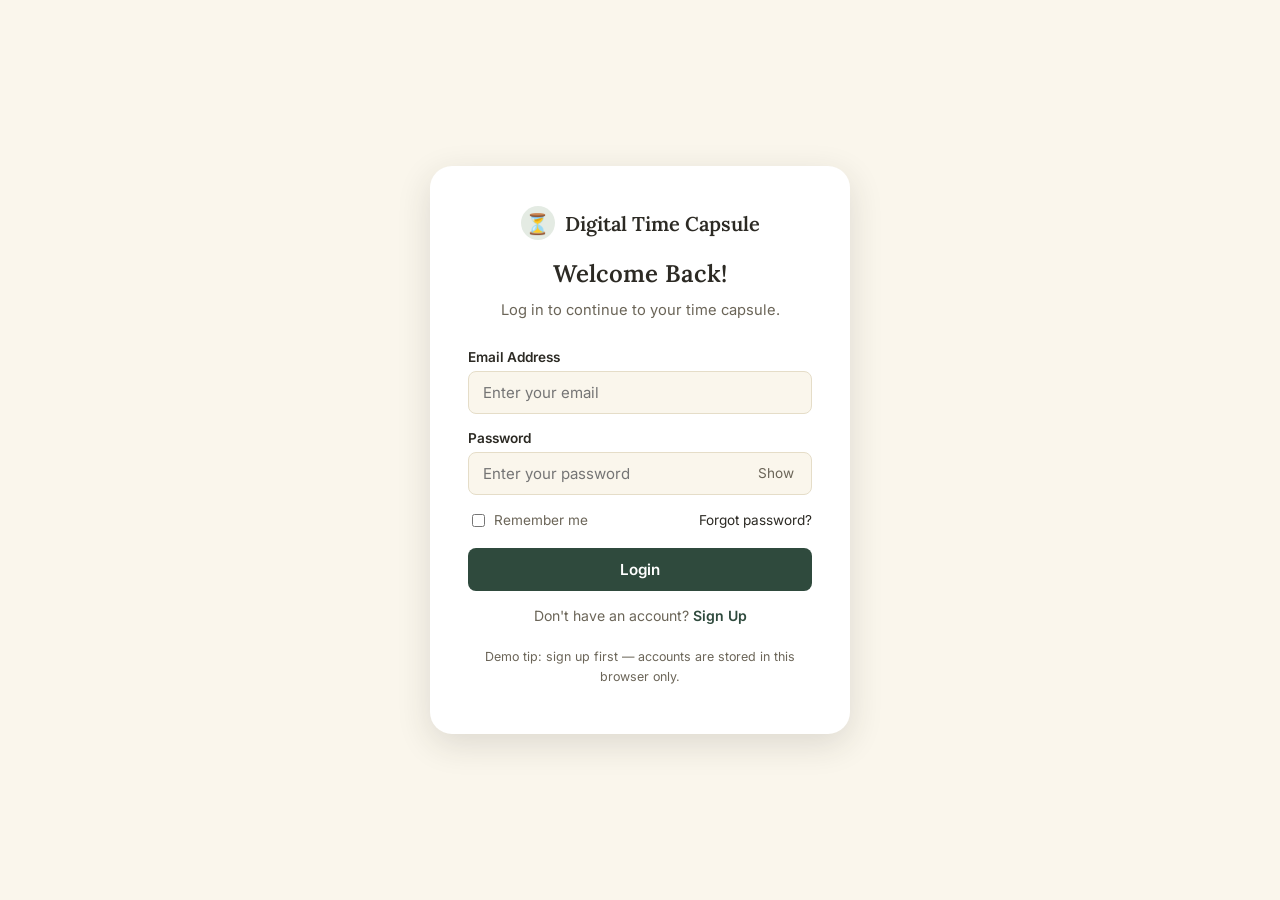
<file: my-capsules.html>
<!DOCTYPE html>
<html lang="en">
<head>
<meta charset="UTF-8">
<meta name="viewport" content="width=device-width, initial-scale=1.0">
<title>My Capsules — Digital Time Capsule</title>
<link rel="preconnect" href="https://fonts.googleapis.com">
<link href="https://fonts.googleapis.com/css2?family=Lora:wght@500;600;700&family=Inter:wght@400;500;600;700&display=swap" rel="stylesheet">
<link rel="stylesheet" href="style.css">
</head>
<body>

<div class="sidebar-overlay" data-close-sidebar></div>
<div class="app-shell">

  <aside class="sidebar">
    <div class="brand"><span class="brand-mark">⏳</span> Digital Time Capsule</div>
    <nav>
      <a href="dashboard.html"><span class="ico">🏠</span> Home</a>
      <a href="create-capsule.html"><span class="ico">➕</span> Create Capsule</a>
      <a href="my-capsules.html" class="active"><span class="ico">📦</span> My Capsules</a>
      <a href="archive.html"><span class="ico">🗂️</span> Archive</a>
      <a href="profile.html"><span class="ico">⚙️</span> Profile &amp; Settings</a>
    </nav>
    <a href="login.html" class="logout" data-logout><span class="ico">↩</span> Log Out</a>
  </aside>

  <div class="mobile-topbar">
    <button class="icon-btn" data-open-sidebar aria-label="Open menu">☰</button>
    <div class="brand" style="font-size:1rem;"><span class="brand-mark">⏳</span> Digital Time Capsule</div>
    <span class="avatar" data-user-avatar>—</span>
  </div>

  <main class="app-main">
    <div class="app-topbar">
      <div class="search">🔍 Search your capsules…</div>
      <div class="actions">
        <a href="profile.html" class="icon-btn" title="Profile & Settings">⚙️</a>
        <div class="user-chip"><span class="avatar" data-user-avatar>—</span> <span data-user-name>—</span></div>
      </div>
    </div>

    <div class="app-content">
      <div class="section-head" style="margin-bottom:6px;">
        <h2 style="margin:0;">My Capsules</h2>
        <a href="create-capsule.html" class="btn btn-primary btn-sm">+ New Capsule</a>
      </div>
      <p>Locked and ready-to-open capsules, soonest unlock first.</p>

      <div class="capsule-list" id="my-capsules-list"></div>
      <div class="empty-state" id="my-capsules-empty" style="display:none;">
        <div class="e-ico">📦</div>
        <h3>Nothing sealed yet</h3>
        <p>Create a capsule and it will show up here until it's opened.</p>
        <a href="create-capsule.html" class="btn btn-primary btn-sm">Create Your Capsule</a>
      </div>
    </div>
  </main>
</div>

<script src="script.js"></script>
</body>
</html>
</file>
<file: style.css>
/* ==========================================================================
   Digital Time Capsule — Design System
   ========================================================================== */

:root {
  /* Palette */
  --cream: #FAF6EC;
  --cream-deep: #F1EADA;
  --paper: #FFFFFF;
  --ink: #2C2A24;
  --ink-soft: #6B6558;
  --line: #E5DDC8;

  --green: #2F4A3D;
  --green-deep: #223A2F;
  --green-soft: #E4EBE3;

  --mood-hopeful: #C98A3E;
  --mood-hopeful-bg: #FBEEDC;
  --mood-grateful: #3F7D5C;
  --mood-grateful-bg: #E3F0E7;
  --mood-excited: #B3563F;
  --mood-excited-bg: #F7E4DD;
  --mood-peaceful: #7A5FA0;
  --mood-peaceful-bg: #EEE7F7;

  --locked-bg: #E9E2F2;
  --locked-fg: #5B4C82;
  --ready-bg: #FBE4D8;
  --ready-fg: #B3562F;
  --opened-bg: #DDEEE0;
  --opened-fg: #2E7D46;

  --radius-s: 8px;
  --radius-m: 14px;
  --radius-l: 22px;
  --shadow: 0 4px 18px rgba(44, 42, 36, 0.07);
  --shadow-deep: 0 10px 34px rgba(44, 42, 36, 0.14);

  --serif: "Lora", Georgia, serif;
  --sans: "Inter", -apple-system, BlinkMacSystemFont, "Segoe UI", sans-serif;
}

/* Dark mode tokens */
body.dark {
  --cream: #1B2320;
  --cream-deep: #141A17;
  --paper: #212B26;
  --ink: #EFEAE0;
  --ink-soft: #A9A398;
  --line: #33403A;

  --green: #6FAE8C;
  --green-deep: #4C8067;
  --green-soft: #263630;

  --mood-hopeful-bg: #3A2F20;
  --mood-grateful-bg: #1F3428;
  --mood-excited-bg: #3A2620;
  --mood-peaceful-bg: #2A2338;

  --locked-bg: #2B2438;
  --ready-bg: #3A2A20;
  --opened-bg: #1F3428;
  --shadow: 0 4px 18px rgba(0, 0, 0, 0.35);
  --shadow-deep: 0 10px 34px rgba(0, 0, 0, 0.5);
}

* { box-sizing: border-box; }

html { scroll-behavior: smooth; }

body {
  margin: 0;
  font-family: var(--sans);
  background: var(--cream);
  color: var(--ink);
  -webkit-font-smoothing: antialiased;
  transition: background 0.3s ease, color 0.3s ease;
}

h1, h2, h3, h4 {
  font-family: var(--serif);
  font-weight: 600;
  color: var(--ink);
  margin: 0 0 0.4em;
  letter-spacing: 0.1px;
}

p { line-height: 1.6; color: var(--ink-soft); margin: 0 0 1em; }
a { color: inherit; text-decoration: none; }
img { max-width: 100%; display: block; }
button { font-family: var(--sans); cursor: pointer; }

:focus-visible {
  outline: 2px solid var(--green);
  outline-offset: 2px;
}

.container {
  max-width: 1180px;
  margin: 0 auto;
  padding: 0 32px;
}

/* ---------- Buttons ---------- */
.btn {
  display: inline-flex;
  align-items: center;
  justify-content: center;
  gap: 8px;
  border: none;
  border-radius: var(--radius-s);
  padding: 12px 22px;
  font-size: 0.95rem;
  font-weight: 600;
  cursor: pointer;
  transition: transform 0.15s ease, box-shadow 0.15s ease, background 0.15s ease;
}
.btn-primary { background: var(--green); color: #fff; }
.btn-primary:hover { background: var(--green-deep); box-shadow: var(--shadow); }
.btn-outline {
  background: transparent;
  color: var(--green);
  border: 1.5px solid var(--green);
}
.btn-outline:hover { background: var(--green-soft); }
.btn-ghost { background: transparent; color: var(--ink-soft); }
.btn-ghost:hover { color: var(--ink); }
.btn-block { width: 100%; }
.btn-sm { padding: 8px 14px; font-size: 0.85rem; }
.btn-danger { background: transparent; color: #B3562F; border: 1.5px solid #E7C7B4; }
.btn-danger:hover { background: var(--mood-excited-bg); }

/* ---------- Top marketing nav (Home) ---------- */
.top-nav {
  display: flex;
  align-items: center;
  justify-content: space-between;
  padding: 22px 0;
  border-bottom: 1px solid var(--line);
}
.brand {
  display: flex;
  align-items: center;
  gap: 10px;
  font-family: var(--serif);
  font-size: 1.25rem;
  font-weight: 600;
}
.brand-mark {
  width: 34px; height: 34px;
  border-radius: 50%;
  background: var(--green-soft);
  display: flex; align-items: center; justify-content: center;
  color: var(--green);
}
.top-nav nav { display: flex; align-items: center; gap: 34px; }
.top-nav nav a { color: var(--ink-soft); font-size: 0.95rem; }
.top-nav nav a.active, .top-nav nav a:hover { color: var(--ink); }
.top-nav .cta { display: flex; align-items: center; gap: 14px; }

/* ---------- Hero ---------- */
.hero {
  display: grid;
  grid-template-columns: 1.1fr 0.9fr;
  gap: 60px;
  align-items: center;
  padding: 72px 0 40px;
}
.hero h1 {
  font-size: 3rem;
  line-height: 1.15;
  max-width: 11ch;
}
.hero p.lede { font-size: 1.08rem; max-width: 46ch; }
.hero-art {
  position: relative;
  background: linear-gradient(160deg, #EADFC5, #D9C79A 60%, #C9AE7A);
  border-radius: var(--radius-l);
  min-height: 340px;
  overflow: hidden;
}
.hero-art .polaroid {
  position: absolute;
  bottom: 26px; right: 26px;
  width: 58%;
  background: #fff;
  border-radius: 6px;
  padding: 10px 10px 26px;
  box-shadow: var(--shadow-deep);
  transform: rotate(-4deg);
}
.hero-art .polaroid .frame {
  aspect-ratio: 4/3;
  border-radius: 3px;
  background: linear-gradient(180deg, #F3C77E, #E08A5B 55%, #8B5E4A);
}

.feature-row {
  display: grid;
  grid-template-columns: repeat(4, 1fr);
  gap: 24px;
  padding: 44px 0 72px;
  border-top: 1px solid var(--line);
}
.feature-row .feature { text-align: left; }
.feature-row .feature .icon {
  width: 40px; height: 40px;
  border-radius: 50%;
  background: var(--green-soft);
  color: var(--green);
  display: flex; align-items: center; justify-content: center;
  margin-bottom: 14px;
}
.feature-row .feature h4 { font-family: var(--sans); font-size: 1rem; margin-bottom: 4px; }
.feature-row .feature p { font-size: 0.9rem; margin: 0; }

/* ---------- Auth (Sign up / Login) ---------- */
.auth-wrap {
  min-height: 100vh;
  display: flex;
  align-items: center;
  justify-content: center;
  padding: 40px 20px;
}
.auth-card {
  width: 100%;
  max-width: 420px;
  background: var(--paper);
  border-radius: var(--radius-l);
  box-shadow: var(--shadow-deep);
  padding: 40px 38px 34px;
}
.auth-card .brand { justify-content: center; margin-bottom: 18px; }
.auth-card h1 { text-align: center; font-size: 1.5rem; }
.auth-card .sub { text-align: center; font-size: 0.92rem; margin-bottom: 26px; }
.field { margin-bottom: 16px; }
.field label {
  display: block;
  font-size: 0.85rem;
  font-weight: 600;
  margin-bottom: 6px;
  color: var(--ink);
}
.field .input-wrap { position: relative; }
.field input, .field textarea, .field select {
  width: 100%;
  padding: 11px 14px;
  border-radius: var(--radius-s);
  border: 1.5px solid var(--line);
  background: var(--cream);
  font-family: var(--sans);
  font-size: 0.94rem;
  color: var(--ink);
}
.field input:focus, .field textarea:focus, .field select:focus {
  border-color: var(--green);
  outline: none;
  background: var(--paper);
}
.field .toggle-eye {
  position: absolute;
  right: 12px; top: 50%; transform: translateY(-50%);
  background: none; border: none; color: var(--ink-soft);
  font-size: 0.85rem;
}
.row-between {
  display: flex; align-items: center; justify-content: space-between;
  font-size: 0.85rem; margin-bottom: 18px;
}
.row-between label { display: flex; align-items: center; gap: 6px; color: var(--ink-soft); font-weight: 400; }
.divider {
  display: flex; align-items: center; gap: 12px;
  color: var(--ink-soft); font-size: 0.82rem;
  margin: 18px 0;
}
.divider::before, .divider::after {
  content: ""; flex: 1; height: 1px; background: var(--line);
}
.btn-google {
  display: flex; align-items: center; justify-content: center; gap: 10px;
  width: 100%; padding: 11px; border-radius: var(--radius-s);
  border: 1.5px solid var(--line); background: var(--paper);
  font-size: 0.9rem; font-weight: 600; color: var(--ink);
}
.auth-foot { text-align: center; font-size: 0.88rem; margin-top: 20px; color: var(--ink-soft); }
.auth-foot a { color: var(--green); font-weight: 600; }

/* ---------- App shell (dashboard etc.) ---------- */
.app-shell { display: flex; min-height: 100vh; }
.sidebar {
  width: 232px;
  flex-shrink: 0;
  background: var(--paper);
  border-right: 1px solid var(--line);
  padding: 22px 18px;
  display: flex;
  flex-direction: column;
  position: sticky;
  top: 0;
  height: 100vh;
}
.sidebar .brand { padding: 6px 6px 26px; font-size: 1.1rem; }
.sidebar nav { display: flex; flex-direction: column; gap: 4px; flex: 1; }
.sidebar nav a {
  display: flex; align-items: center; gap: 12px;
  padding: 10px 12px;
  border-radius: var(--radius-s);
  color: var(--ink-soft);
  font-size: 0.92rem;
  font-weight: 500;
}
.sidebar nav a .ico { width: 18px; text-align: center; }
.sidebar nav a:hover { background: var(--cream-deep); color: var(--ink); }
.sidebar nav a.active { background: var(--green); color: #fff; }
.sidebar .logout {
  display: flex; align-items: center; gap: 10px;
  padding: 10px 12px; color: var(--ink-soft); font-size: 0.9rem;
  border-top: 1px solid var(--line); margin-top: 12px; padding-top: 18px;
}

.app-main { flex: 1; min-width: 0; }
.app-topbar {
  display: flex; align-items: center; justify-content: space-between;
  padding: 18px 34px;
  border-bottom: 1px solid var(--line);
  background: var(--paper);
  position: sticky; top: 0; z-index: 5;
}
.app-topbar .search {
  display: flex; align-items: center; gap: 10px;
  background: var(--cream); border: 1px solid var(--line);
  border-radius: 999px; padding: 8px 16px; width: 320px;
  color: var(--ink-soft); font-size: 0.88rem;
}
.app-topbar .actions { display: flex; align-items: center; gap: 18px; }
.icon-btn {
  width: 36px; height: 36px; border-radius: 50%;
  border: 1px solid var(--line); background: var(--paper);
  display: flex; align-items: center; justify-content: center;
  color: var(--ink-soft); font-size: 0.95rem;
}
.avatar {
  width: 34px; height: 34px; border-radius: 50%;
  background: var(--green-soft); color: var(--green);
  display: flex; align-items: center; justify-content: center;
  font-weight: 600; font-size: 0.85rem;
}
.user-chip { display: flex; align-items: center; gap: 8px; font-size: 0.9rem; font-weight: 600; }

.app-content { padding: 30px 34px 60px; max-width: 1080px; }

/* ---------- Dashboard summary cards ---------- */
.stat-row { display: grid; grid-template-columns: repeat(3, 1fr); gap: 18px; margin: 24px 0 32px; }
.stat-card {
  background: var(--paper); border: 1px solid var(--line);
  border-radius: var(--radius-m); padding: 20px;
  display: flex; align-items: center; gap: 14px;
}
.stat-card .stat-ico {
  width: 42px; height: 42px; border-radius: 50%;
  display: flex; align-items: center; justify-content: center;
  font-size: 1.05rem;
}
.stat-card.locked .stat-ico { background: var(--locked-bg); color: var(--locked-fg); }
.stat-card.ready .stat-ico { background: var(--ready-bg); color: var(--ready-fg); }
.stat-card.opened .stat-ico { background: var(--opened-bg); color: var(--opened-fg); }
.stat-card .num { font-family: var(--serif); font-size: 1.6rem; font-weight: 600; line-height: 1; }
.stat-card .label { font-size: 0.85rem; color: var(--ink-soft); }

.section-head { display: flex; align-items: baseline; justify-content: space-between; margin-bottom: 14px; }
.section-head h3 { font-size: 1.1rem; }
.section-head a { font-size: 0.85rem; color: var(--green); font-weight: 600; }

.capsule-list { display: flex; flex-direction: column; gap: 10px; }
.capsule-row {
  display: flex; align-items: center; gap: 16px;
  background: var(--paper); border: 1px solid var(--line);
  border-radius: var(--radius-m); padding: 12px 16px;
  transition: box-shadow 0.15s ease, transform 0.15s ease;
}
.capsule-row:hover { box-shadow: var(--shadow); transform: translateY(-1px); }
.capsule-row .thumb {
  width: 52px; height: 52px; border-radius: 10px;
  background: linear-gradient(160deg, #F3C77E, #C9714E);
  flex-shrink: 0;
}
.capsule-row .meta { flex: 1; min-width: 0; }
.capsule-row .meta .title { font-weight: 600; font-size: 0.95rem; margin-bottom: 3px; }
.capsule-row .meta .sub { font-size: 0.8rem; color: var(--ink-soft); display: flex; align-items: center; gap: 6px; }

.badge {
  display: inline-flex; align-items: center; gap: 5px;
  font-size: 0.72rem; font-weight: 700;
  padding: 4px 10px; border-radius: 999px;
}
.badge.locked { background: var(--locked-bg); color: var(--locked-fg); }
.badge.ready { background: var(--ready-bg); color: var(--ready-fg); }
.badge.opened { background: var(--opened-bg); color: var(--opened-fg); }

.mood-tag {
  display: inline-flex; align-items: center; gap: 5px;
  font-size: 0.76rem; font-weight: 600; padding: 3px 9px; border-radius: 999px;
}
.mood-tag.hopeful { background: var(--mood-hopeful-bg); color: var(--mood-hopeful); }
.mood-tag.grateful { background: var(--mood-grateful-bg); color: var(--mood-grateful); }
.mood-tag.excited { background: var(--mood-excited-bg); color: var(--mood-excited); }
.mood-tag.peaceful { background: var(--mood-peaceful-bg); color: var(--mood-peaceful); }
.mood-tag .dot { width: 6px; height: 6px; border-radius: 50%; background: currentColor; }

/* ---------- Create Capsule form ---------- */
.form-card {
  background: var(--paper); border: 1px solid var(--line);
  border-radius: var(--radius-l); padding: 32px 36px; max-width: 640px;
}
.char-count { font-size: 0.78rem; color: var(--ink-soft); text-align: right; margin-top: -10px; margin-bottom: 14px; }
.dropzone {
  border: 1.5px dashed var(--line); border-radius: var(--radius-m);
  padding: 28px; text-align: center; color: var(--ink-soft);
  font-size: 0.88rem; background: var(--cream); margin-bottom: 18px;
  cursor: pointer; transition: border-color 0.15s ease;
}
.dropzone:hover { border-color: var(--green); }
.dropzone .dz-ico { font-size: 1.4rem; margin-bottom: 8px; color: var(--green); }
.two-col { display: grid; grid-template-columns: 1fr 1fr; gap: 14px; }
.form-actions { display: flex; gap: 12px; justify-content: flex-end; margin-top: 8px; }

/* ---------- Capsule detail / countdown ---------- */
.capsule-detail-card {
  background: var(--paper); border-radius: var(--radius-l);
  overflow: hidden; max-width: 620px; box-shadow: var(--shadow);
}
.capsule-hero-img {
  height: 190px;
  background: linear-gradient(160deg, #F3C77E 0%, #E08A5B 55%, #8B5E4A 100%);
}
.capsule-detail-body { padding: 26px 30px 32px; }
.capsule-detail-body .dates {
  display: flex; gap: 28px; margin: 14px 0 22px; font-size: 0.85rem; color: var(--ink-soft);
}
.capsule-detail-body .dates strong { display: block; color: var(--ink); font-weight: 600; font-size: 0.9rem; }
.lock-panel { text-align: center; padding: 30px 10px 10px; }
.lock-panel .lock-ico {
  width: 64px; height: 64px; border-radius: 50%;
  background: var(--green-soft); color: var(--green);
  display: flex; align-items: center; justify-content: center;
  font-size: 1.5rem; margin: 0 auto 18px;
}
.countdown { display: flex; justify-content: center; gap: 22px; margin: 22px 0 26px; }
.countdown .unit { text-align: center; }
.countdown .unit .n { font-family: var(--serif); font-size: 2rem; font-weight: 600; }
.countdown .unit .u { font-size: 0.75rem; color: var(--ink-soft); text-transform: lowercase; }
.notice-row { display: flex; align-items: center; justify-content: center; gap: 8px; font-size: 0.85rem; color: var(--ink-soft); }

/* ---------- Opened capsule (letter) ---------- */
.letter-wrap { display: grid; grid-template-columns: 260px 1fr; gap: 30px; max-width: 780px; }
.polaroid-card {
  background: #fff; border-radius: 8px; padding: 12px 12px 34px;
  box-shadow: var(--shadow-deep); transform: rotate(-3deg); height: fit-content;
}
.polaroid-card .frame {
  aspect-ratio: 4/3; border-radius: 4px;
  background: linear-gradient(160deg, #F3C77E, #E08A5B 55%, #8B5E4A);
}
.letter-body {
  background: var(--paper); border-radius: var(--radius-l);
  padding: 30px 32px; box-shadow: var(--shadow);
}
.letter-body .letter-text { font-family: var(--serif); font-size: 1.02rem; line-height: 1.9; color: var(--ink); }
.letter-body .sign-off { font-family: var(--serif); font-style: italic; margin-top: 18px; }
.letter-actions { display: flex; gap: 10px; margin-top: 22px; }

/* ---------- Archive ---------- */
.archive-filters { display: flex; align-items: center; gap: 10px; margin-bottom: 22px; flex-wrap: wrap; }
.pill {
  padding: 8px 16px; border-radius: 999px; border: 1px solid var(--line);
  background: var(--paper); font-size: 0.85rem; font-weight: 600; color: var(--ink-soft);
}
.pill.active { background: var(--green); color: #fff; border-color: var(--green); }
.select-pill {
  padding: 8px 14px; border-radius: 999px; border: 1px solid var(--line);
  background: var(--paper); font-size: 0.85rem; color: var(--ink);
}
.archive-search {
  margin-left: auto; display: flex; align-items: center; gap: 8px;
  background: var(--paper); border: 1px solid var(--line); border-radius: 999px;
  padding: 8px 16px; font-size: 0.85rem; color: var(--ink-soft); min-width: 220px;
}
.archive-search input { border: none; background: none; outline: none; font-size: 0.85rem; width: 100%; color: var(--ink); }

/* ---------- Profile ---------- */
.profile-grid { display: grid; grid-template-columns: 1fr 1fr; gap: 24px; max-width: 900px; }
.panel {
  background: var(--paper); border: 1px solid var(--line);
  border-radius: var(--radius-l); padding: 26px 28px;
}
.panel h3 { font-size: 1.02rem; margin-bottom: 18px; }
.profile-avatar-row { display: flex; align-items: center; gap: 16px; margin-bottom: 22px; }
.profile-avatar-row .avatar { width: 58px; height: 58px; font-size: 1.2rem; }
.settings-row {
  display: flex; align-items: center; justify-content: space-between;
  padding: 12px 0; border-bottom: 1px solid var(--line);
}
.settings-row:last-child { border-bottom: none; }
.settings-row .txt strong { display: block; font-size: 0.92rem; }
.settings-row .txt span { font-size: 0.8rem; color: var(--ink-soft); }

.switch { position: relative; width: 42px; height: 24px; }
.switch input { opacity: 0; width: 0; height: 0; }
.switch .track {
  position: absolute; inset: 0; background: var(--line); border-radius: 999px;
  transition: background 0.2s ease; cursor: pointer;
}
.switch .track::before {
  content: ""; position: absolute; width: 18px; height: 18px; left: 3px; top: 3px;
  background: #fff; border-radius: 50%; transition: transform 0.2s ease;
}
.switch input:checked + .track { background: var(--green); }
.switch input:checked + .track::before { transform: translateX(18px); }

/* ---------- Empty state ---------- */
.empty-state {
  text-align: center; padding: 60px 20px; color: var(--ink-soft);
  border: 1.5px dashed var(--line); border-radius: var(--radius-l);
}
.empty-state .e-ico { font-size: 1.8rem; margin-bottom: 12px; color: var(--green); }

/* ---------- Mobile nav ---------- */
.mobile-topbar { display: none; }

/* ---------- Responsive ---------- */
@media (max-width: 900px) {
  .hero { grid-template-columns: 1fr; padding-top: 40px; }
  .hero h1 { font-size: 2.3rem; max-width: none; }
  .feature-row { grid-template-columns: repeat(2, 1fr); }
  .top-nav nav { display: none; }
  .letter-wrap { grid-template-columns: 1fr; }
  .polaroid-card { transform: none; max-width: 220px; }
  .profile-grid { grid-template-columns: 1fr; }

  .app-shell { flex-direction: column; }
  .sidebar {
    position: fixed; left: -260px; top: 0; height: 100vh; z-index: 50;
    transition: left 0.25s ease; box-shadow: var(--shadow-deep);
  }
  .sidebar.open { left: 0; }
  .mobile-topbar {
    display: flex; align-items: center; justify-content: space-between;
    padding: 16px 20px; background: var(--paper); border-bottom: 1px solid var(--line);
    position: sticky; top: 0; z-index: 20;
  }
  .app-topbar { display: none; }
  .app-content { padding: 22px 18px 50px; }
  .stat-row { grid-template-columns: 1fr; }
  .two-col { grid-template-columns: 1fr; }
  .form-card { padding: 22px; }
  .archive-search { margin-left: 0; width: 100%; }
  .sidebar-overlay {
    display: none; position: fixed; inset: 0; background: rgba(0,0,0,0.35); z-index: 40;
  }
  .sidebar-overlay.show { display: block; }
}
</file>
